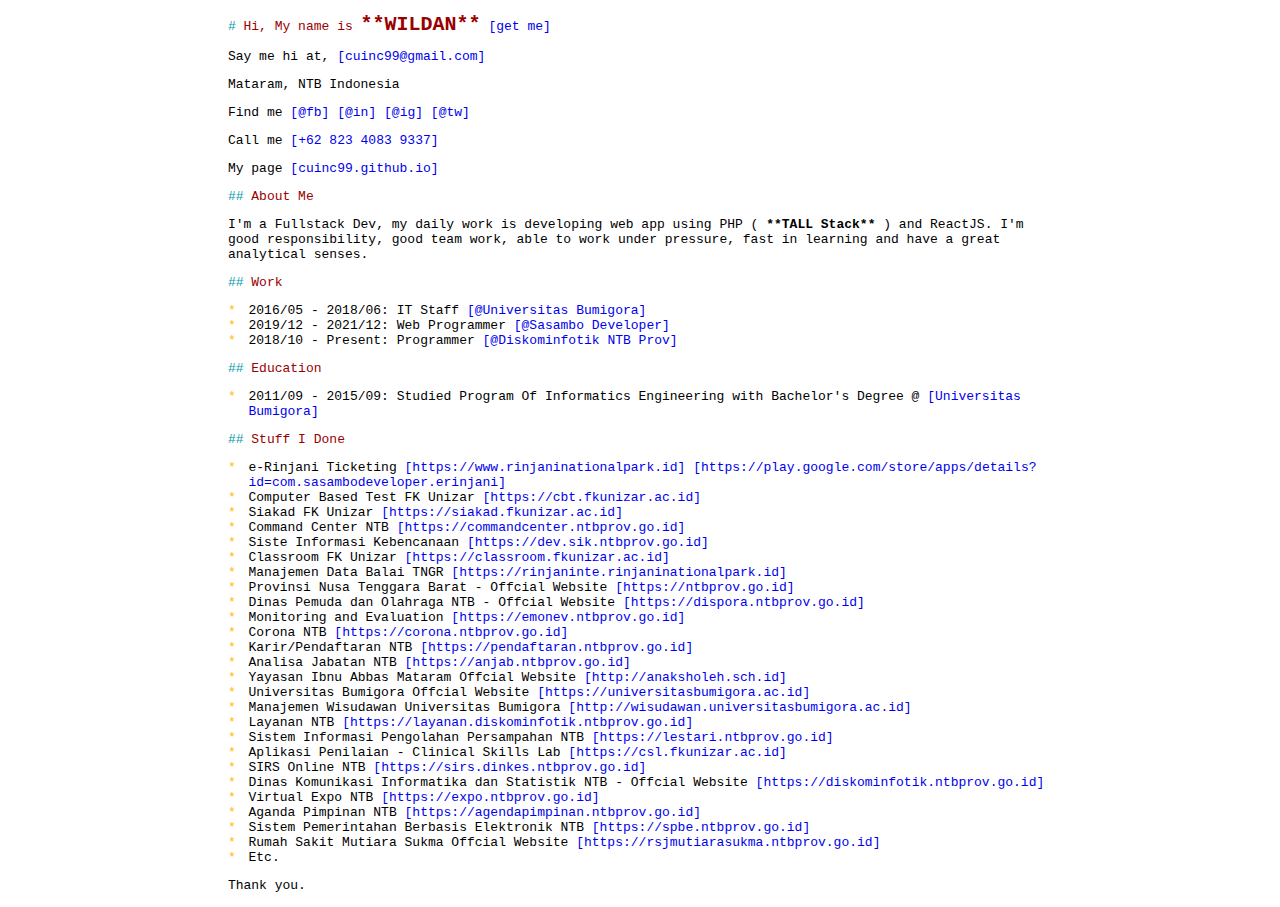
<file: index.html>
<!DOCTYPE html>
<html lang="en">
  <head>
    <meta charset="UTF-8" />
    <title>Wildan's CV</title>
    <link rel="stylesheet" href="mark-down.css" />
    <link rel="shortcut icon" href="favicon.png" type="image/x-icon" />
    <meta
      name="google-site-verification"
      content="EXFiungDSGTuvvayy9XNnRcFIfDuqzARv1olBBrOvdM"
    />
    <meta
      name="Description"
      content="Hey, Wildan here! I can say this is my Curriculum Vitae. Feel free to ping me to connect."
    />
    <meta name="Keywords" content="fullstack developer, laravel artisan" />
  </head>
  <body>
    <!-- <p style="font-size: 20pt">CURRICULUM <u>VITAE</u></p> -->
    <h1>
      Hi, My name is <strong style="font-size: 15pt">WILDAN</strong>
      <a href="Wildan's CV.pdf" target="_blank">get me</a>
    </h1>
    <p>
      Say me hi at, <a href="mailto:cuinc99@gmail.com">cuinc99@gmail.com</a>
    </p>
    <p>Mataram, NTB Indonesia</p>
    <p>
      <span>Find me</span>
      <a href="https://fb.me/cuinc99"><span>@fb</span></a>
      <a href="https://www.linkedin.com/in/cuinc99"><span>@in</span></a>
      <a href="https://www.instagram.com/cuinc99"><span>@ig</span></a>
      <a href="https://twitter.com/cuinc99"><span>@tw</span></a>
    </p>
    <p>Call me <a href="telp:+6282340839337">+62 823 4083 9337</a></p>
    <p>My page <a href="https://cuinc99.github.io">cuinc99.github.io</a></p>
    <h2 id="status">About Me</h2>
    <p>
      I'm a Fullstack Dev, my daily work is developing web app using PHP (
      <strong>TALL Stack</strong> ) and ReactJS. I'm good responsibility, good team work,
      able to work under pressure, fast in learning and have a great analytical
      senses.
    </p>
    <h2 id="work">Work</h2>
    <ul>
      <li>
        2016/05 - 2018/06: IT Staff
        <a href="https://universitasbumigora.ac.id">@Universitas Bumigora</a>
      </li>
      <li>
        2019/12 - 2021/12: Web Programmer
        <a href="https://www.sasambodeveloper.com/">@Sasambo Developer</a>
      </li>
      <li>
        2018/10 - Present: Programmer
        <a href="https://diskominfotik.ntbprov.go.id/"
          >@Diskominfotik NTB Prov</a
        >
      </li>
    </ul>
    <h2 id="school">Education</h2>
    <ul>
      <li>
        2011/09 - 2015/09: Studied Program Of Informatics Engineering with
        Bachelor's Degree @
        <a href="https://universitasbumigora.ac.id">Universitas Bumigora</a>
      </li>
    </ul>
    <h2 id="stuff_i_do">Stuff I Done</h2>
    <ul>
      <li>
        e-Rinjani Ticketing
        <a href="https://www.rinjaninationalpark.id"
          >https://www.rinjaninationalpark.id</a
        >
        <a href="https://play.google.com/store/apps/details?id=com.sasambodeveloper.erinjani"
          >https://play.google.com/store/apps/details?id=com.sasambodeveloper.erinjani</a
        >
      </li>
      <li>
        Computer Based Test FK Unizar
        <a href="https://cbt.fkunizar.ac.id">https://cbt.fkunizar.ac.id</a>
      </li>
      <li>
        Siakad FK Unizar
        <a href="https://siakad.fkunizar.ac.id"
          >https://siakad.fkunizar.ac.id</a
        >
      </li>
      <li>
        Command Center NTB
        <a href="https://commandcenter.ntbprov.go.id"
          >https://commandcenter.ntbprov.go.id</a
        >
      </li>
      <li>
        Siste Informasi Kebencanaan
        <a href="https://dev.sik.ntbprov.go.id"
          >https://dev.sik.ntbprov.go.id</a
        >
      </li>
      <li>
        Classroom FK Unizar
        <a href="https://classroom.fkunizar.ac.id"
          >https://classroom.fkunizar.ac.id</a
        >
      </li>
      <li>
        Manajemen Data Balai TNGR
        <a href="https://rinjaninte.rinjaninationalpark.id"
          >https://rinjaninte.rinjaninationalpark.id</a
        >
      </li>
      <li>
        Provinsi Nusa Tenggara Barat - Offcial Website
        <a href="https://ntbprov.go.id">https://ntbprov.go.id</a>
      </li>
      <li>
        Dinas Pemuda dan Olahraga NTB - Offcial Website
        <a href="https://dispora.ntbprov.go.id"
          >https://dispora.ntbprov.go.id</a
        >
      </li>
      <li>
        Monitoring and Evaluation
        <a href="https://emonev.ntbprov.go.id">https://emonev.ntbprov.go.id</a>
      </li>
      <li>
        Corona NTB
        <a href="https://corona.ntbprov.go.id">https://corona.ntbprov.go.id</a>
      </li>
      <li>
        Karir/Pendaftaran NTB
        <a href="https://pendaftaran.ntbprov.go.id"
          >https://pendaftaran.ntbprov.go.id</a
        >
      </li>
      <li>
        Analisa Jabatan NTB
        <a href="https://anjab.ntbprov.go.id">https://anjab.ntbprov.go.id</a>
      </li>
      <li>
        Yayasan Ibnu Abbas Mataram Offcial Website
        <a href="http://anaksholeh.sch.id">http://anaksholeh.sch.id</a>
      </li>
      <li>
        Universitas Bumigora Offcial Website
        <a href="https://universitasbumigora.ac.id"
          >https://universitasbumigora.ac.id</a
        >
      </li>
      <li>
        Manajemen Wisudawan Universitas Bumigora
        <a href="http://wisudawan.universitasbumigora.ac.id"
          >http://wisudawan.universitasbumigora.ac.id</a
        >
      </li>
      <li>
        Layanan NTB
        <a href="https://layanan.diskominfotik.ntbprov.go.id"
          >https://layanan.diskominfotik.ntbprov.go.id</a
        >
      </li>
      <li>
        Sistem Informasi Pengolahan Persampahan NTB
        <a href="https://lestari.ntbprov.go.id"
          >https://lestari.ntbprov.go.id</a
        >
      </li>
      <li>
        Aplikasi Penilaian - Clinical Skills Lab
        <a href="https://csl.fkunizar.ac.id">https://csl.fkunizar.ac.id</a>
      </li>
      <li>
        SIRS Online NTB
        <a href="https://sirs.dinkes.ntbprov.go.id"
          >https://sirs.dinkes.ntbprov.go.id</a
        >
      </li>
      <li>
        Dinas Komunikasi Informatika dan Statistik NTB - Offcial Website
        <a href="https://diskominfotik.ntbprov.go.id"
          >https://diskominfotik.ntbprov.go.id</a
        >
      </li>
      <li>
        Virtual Expo NTB
        <a href="https://expo.ntbprov.go.id">https://expo.ntbprov.go.id</a>
      </li>
      <li>
        Aganda Pimpinan NTB
        <a href="https://agendapimpinan.ntbprov.go.id"
          >https://agendapimpinan.ntbprov.go.id</a
        >
      </li>
      <li>
        Sistem Pemerintahan Berbasis Elektronik NTB
        <a href="https://spbe.ntbprov.go.id">https://spbe.ntbprov.go.id</a>
      </li>
      <li>
        Rumah Sakit Mutiara Sukma Offcial Website
        <a href="https://rsjmutiarasukma.ntbprov.go.id"
          >https://rsjmutiarasukma.ntbprov.go.id</a
        >
      </li>
      <li>Etc.</li>
    </ul>
    <p>Thank you.</p>
  </body>
</html>
</file>
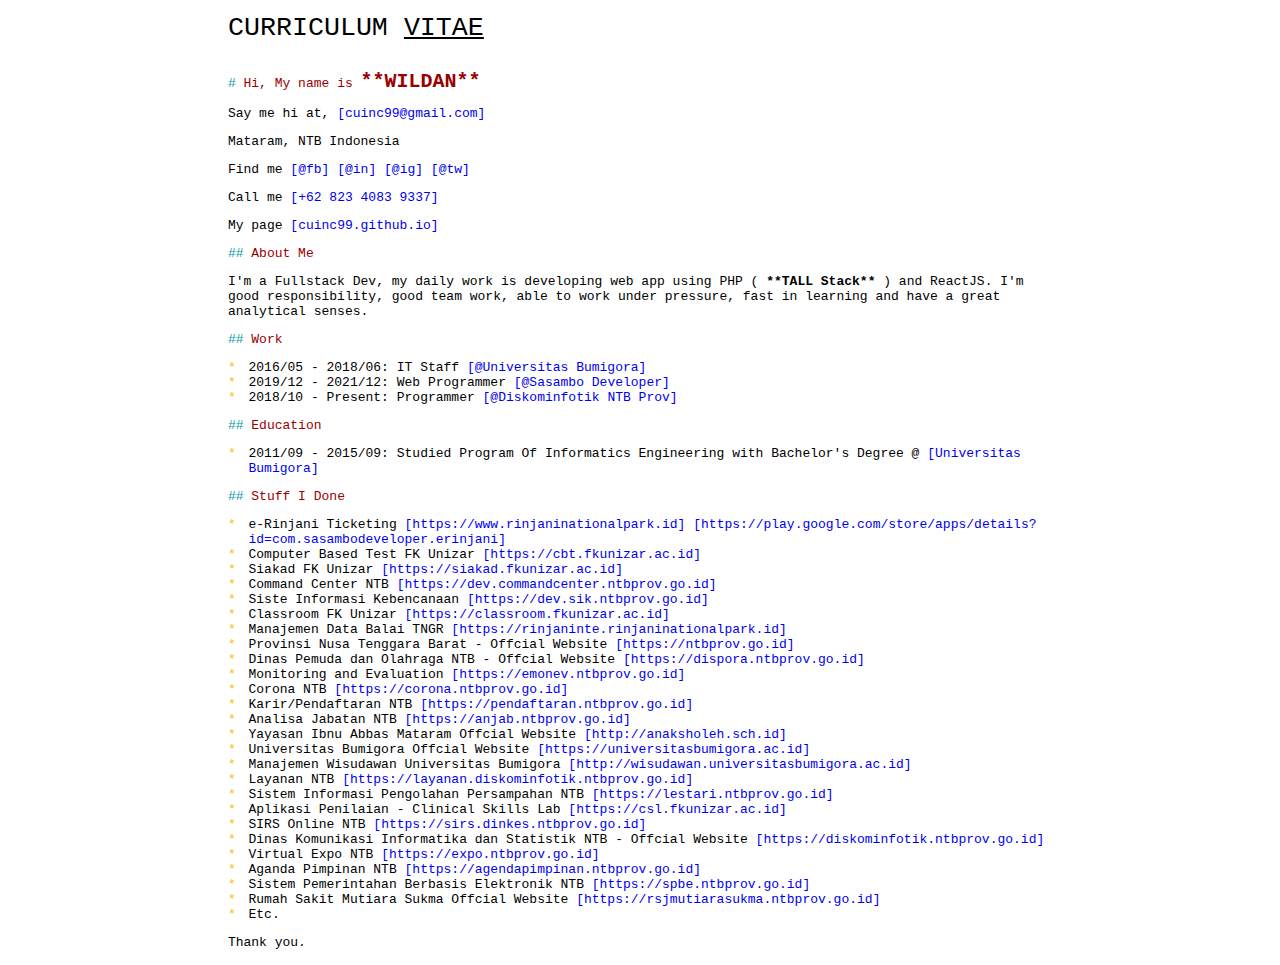
<file: backup/index.html>
<!DOCTYPE html>
<html lang="en">
  <head>
    <meta charset="UTF-8" />
    <title>Wildan's CV</title>
    <link rel="stylesheet" href="mark-down.css" />
    <link rel="shortcut icon" href="favicon.png" type="image/x-icon" />
    <meta
      name="google-site-verification"
      content="EXFiungDSGTuvvayy9XNnRcFIfDuqzARv1olBBrOvdM"
    />
    <meta
      name="Description"
      content="Hey, Wildan here! I can say this is my Curriculum Vitae. Feel free to ping me to connect."
    />
    <meta name="Keywords" content="fullstack developer, laravel artisan" />
  </head>
  <body>
    <p style="font-size: 20pt">CURRICULUM <u>VITAE</u></p>
    <h1>
      Hi, My name is <strong style="font-size: 15pt">WILDAN</strong>
      <!-- <a href="Wildan's CV.pdf" target="_blank">get me</a> -->
    </h1>
    <p>
      Say me hi at, <a href="mailto:cuinc99@gmail.com">cuinc99@gmail.com</a>
    </p>
    <p>Mataram, NTB Indonesia</p>
    <p>
      <span>Find me</span>
      <a href="https://fb.me/cuinc99"><span>@fb</span></a>
      <a href="https://www.linkedin.com/in/cuinc99"><span>@in</span></a>
      <a href="https://www.instagram.com/cuinc99"><span>@ig</span></a>
      <a href="https://twitter.com/cuinc99"><span>@tw</span></a>
    </p>
    <p>Call me <a href="telp:+6282340839337">+62 823 4083 9337</a></p>
    <p>My page <a href="https://cuinc99.github.io">cuinc99.github.io</a></p>
    <h2 id="status">About Me</h2>
    <p>
      I'm a Fullstack Dev, my daily work is developing web app using PHP (
      <strong>TALL Stack</strong> ) and ReactJS. I'm good responsibility, good team work,
      able to work under pressure, fast in learning and have a great analytical
      senses.
    </p>
    <h2 id="work">Work</h2>
    <ul>
      <li>
        2016/05 - 2018/06: IT Staff
        <a href="https://universitasbumigora.ac.id">@Universitas Bumigora</a>
      </li>
      <li>
        2019/12 - 2021/12: Web Programmer
        <a href="https://www.sasambodeveloper.com/">@Sasambo Developer</a>
      </li>
      <li>
        2018/10 - Present: Programmer
        <a href="https://diskominfotik.ntbprov.go.id/"
          >@Diskominfotik NTB Prov</a
        >
      </li>
    </ul>
    <h2 id="school">Education</h2>
    <ul>
      <li>
        2011/09 - 2015/09: Studied Program Of Informatics Engineering with
        Bachelor's Degree @
        <a href="https://universitasbumigora.ac.id">Universitas Bumigora</a>
      </li>
    </ul>
    <h2 id="stuff_i_do">Stuff I Done</h2>
    <ul>
      <li>
        e-Rinjani Ticketing
        <a href="https://www.rinjaninationalpark.id"
          >https://www.rinjaninationalpark.id</a
        >
        <a href="https://play.google.com/store/apps/details?id=com.sasambodeveloper.erinjani"
          >https://play.google.com/store/apps/details?id=com.sasambodeveloper.erinjani</a
        >
      </li>
      <li>
        Computer Based Test FK Unizar
        <a href="https://cbt.fkunizar.ac.id">https://cbt.fkunizar.ac.id</a>
      </li>
      <li>
        Siakad FK Unizar
        <a href="https://siakad.fkunizar.ac.id"
          >https://siakad.fkunizar.ac.id</a
        >
      </li>
      <li>
        Command Center NTB
        <a href="https://dev.commandcenter.ntbprov.go.id"
          >https://dev.commandcenter.ntbprov.go.id</a
        >
      </li>
      <li>
        Siste Informasi Kebencanaan
        <a href="https://dev.sik.ntbprov.go.id"
          >https://dev.sik.ntbprov.go.id</a
        >
      </li>
      <li>
        Classroom FK Unizar
        <a href="https://classroom.fkunizar.ac.id"
          >https://classroom.fkunizar.ac.id</a
        >
      </li>
      <li>
        Manajemen Data Balai TNGR
        <a href="https://rinjaninte.rinjaninationalpark.id"
          >https://rinjaninte.rinjaninationalpark.id</a
        >
      </li>
      <li>
        Provinsi Nusa Tenggara Barat - Offcial Website
        <a href="https://ntbprov.go.id">https://ntbprov.go.id</a>
      </li>
      <li>
        Dinas Pemuda dan Olahraga NTB - Offcial Website
        <a href="https://dispora.ntbprov.go.id"
          >https://dispora.ntbprov.go.id</a
        >
      </li>
      <li>
        Monitoring and Evaluation
        <a href="https://emonev.ntbprov.go.id">https://emonev.ntbprov.go.id</a>
      </li>
      <li>
        Corona NTB
        <a href="https://corona.ntbprov.go.id">https://corona.ntbprov.go.id</a>
      </li>
      <li>
        Karir/Pendaftaran NTB
        <a href="https://pendaftaran.ntbprov.go.id"
          >https://pendaftaran.ntbprov.go.id</a
        >
      </li>
      <li>
        Analisa Jabatan NTB
        <a href="https://anjab.ntbprov.go.id">https://anjab.ntbprov.go.id</a>
      </li>
      <li>
        Yayasan Ibnu Abbas Mataram Offcial Website
        <a href="http://anaksholeh.sch.id">http://anaksholeh.sch.id</a>
      </li>
      <li>
        Universitas Bumigora Offcial Website
        <a href="https://universitasbumigora.ac.id"
          >https://universitasbumigora.ac.id</a
        >
      </li>
      <li>
        Manajemen Wisudawan Universitas Bumigora
        <a href="http://wisudawan.universitasbumigora.ac.id"
          >http://wisudawan.universitasbumigora.ac.id</a
        >
      </li>
      <li>
        Layanan NTB
        <a href="https://layanan.diskominfotik.ntbprov.go.id"
          >https://layanan.diskominfotik.ntbprov.go.id</a
        >
      </li>
      <li>
        Sistem Informasi Pengolahan Persampahan NTB
        <a href="https://lestari.ntbprov.go.id"
          >https://lestari.ntbprov.go.id</a
        >
      </li>
      <li>
        Aplikasi Penilaian - Clinical Skills Lab
        <a href="https://csl.fkunizar.ac.id">https://csl.fkunizar.ac.id</a>
      </li>
      <li>
        SIRS Online NTB
        <a href="https://sirs.dinkes.ntbprov.go.id"
          >https://sirs.dinkes.ntbprov.go.id</a
        >
      </li>
      <li>
        Dinas Komunikasi Informatika dan Statistik NTB - Offcial Website
        <a href="https://diskominfotik.ntbprov.go.id"
          >https://diskominfotik.ntbprov.go.id</a
        >
      </li>
      <li>
        Virtual Expo NTB
        <a href="https://expo.ntbprov.go.id">https://expo.ntbprov.go.id</a>
      </li>
      <li>
        Aganda Pimpinan NTB
        <a href="https://agendapimpinan.ntbprov.go.id"
          >https://agendapimpinan.ntbprov.go.id</a
        >
      </li>
      <li>
        Sistem Pemerintahan Berbasis Elektronik NTB
        <a href="https://spbe.ntbprov.go.id">https://spbe.ntbprov.go.id</a>
      </li>
      <li>
        Rumah Sakit Mutiara Sukma Offcial Website
        <a href="https://rsjmutiarasukma.ntbprov.go.id"
          >https://rsjmutiarasukma.ntbprov.go.id</a
        >
      </li>
      <li>Etc.</li>
    </ul>
    <p>Thank you.</p>
  </body>
</html>
</file>
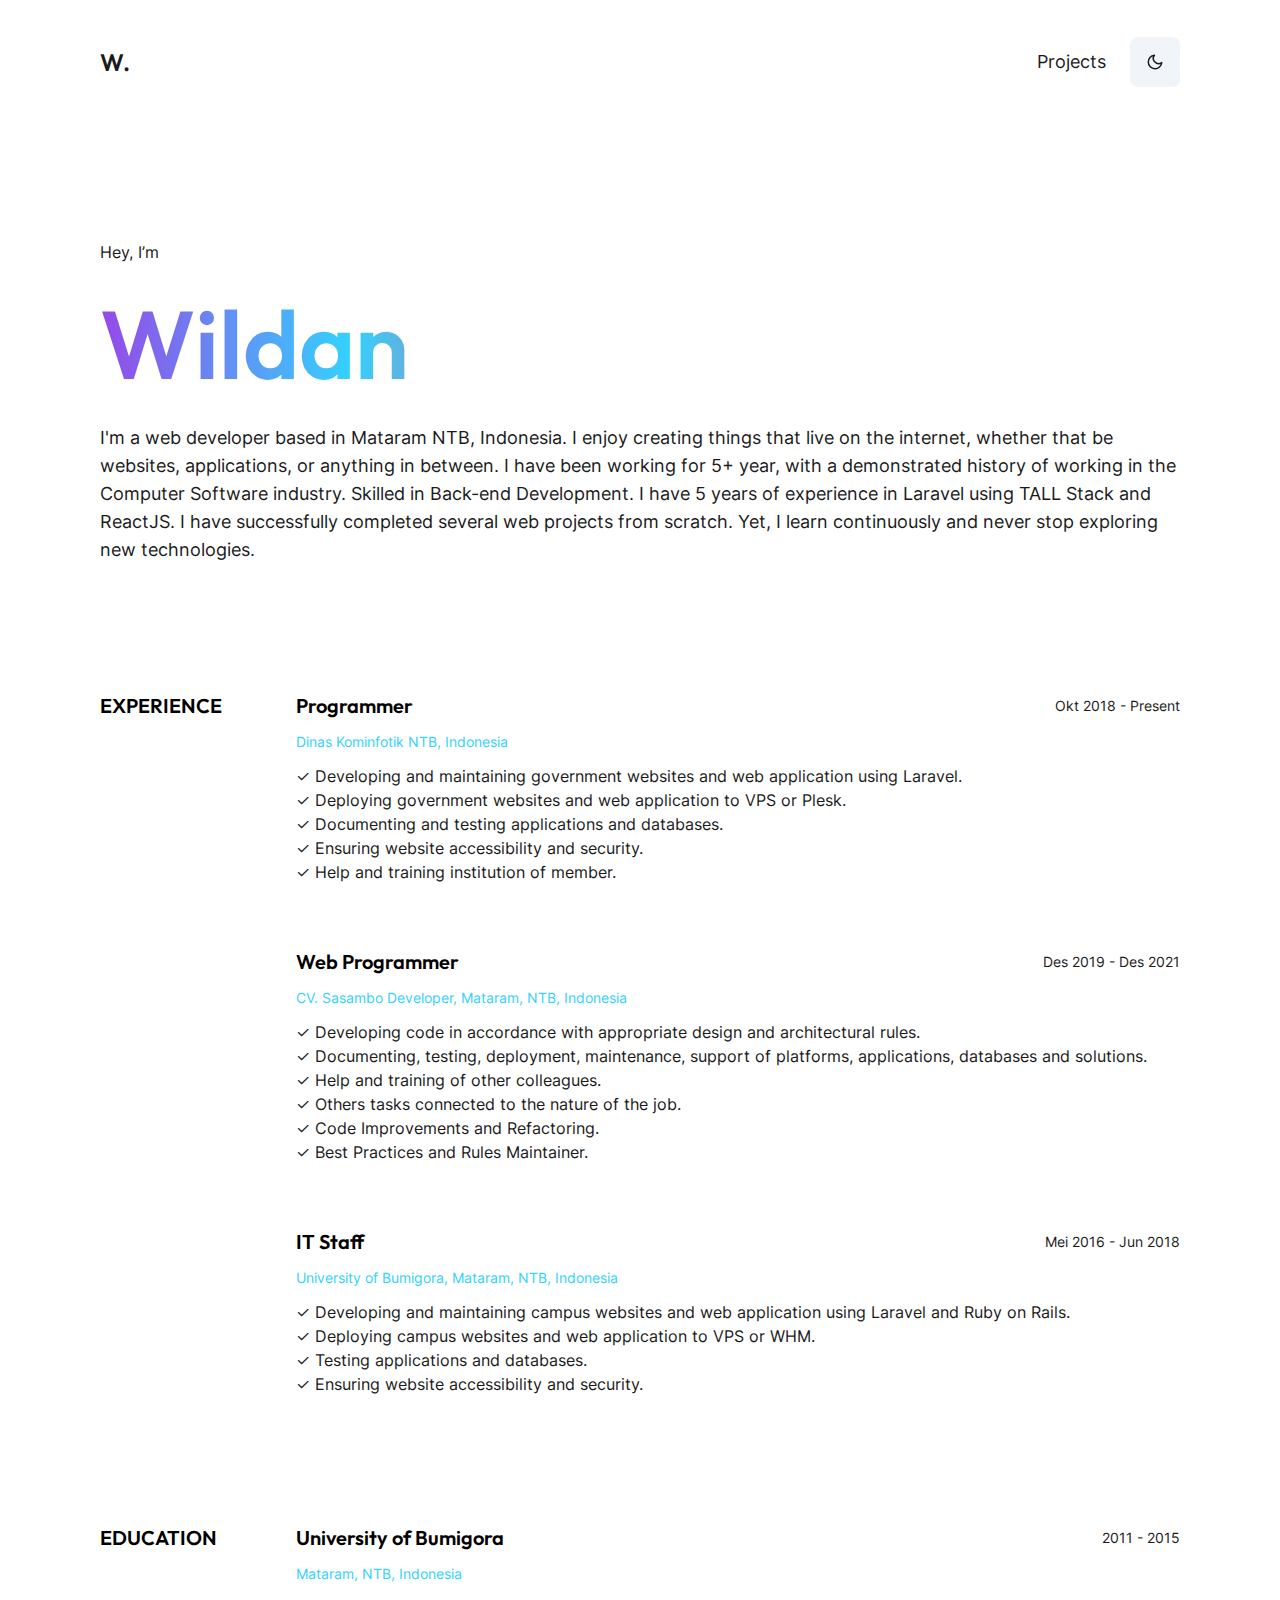
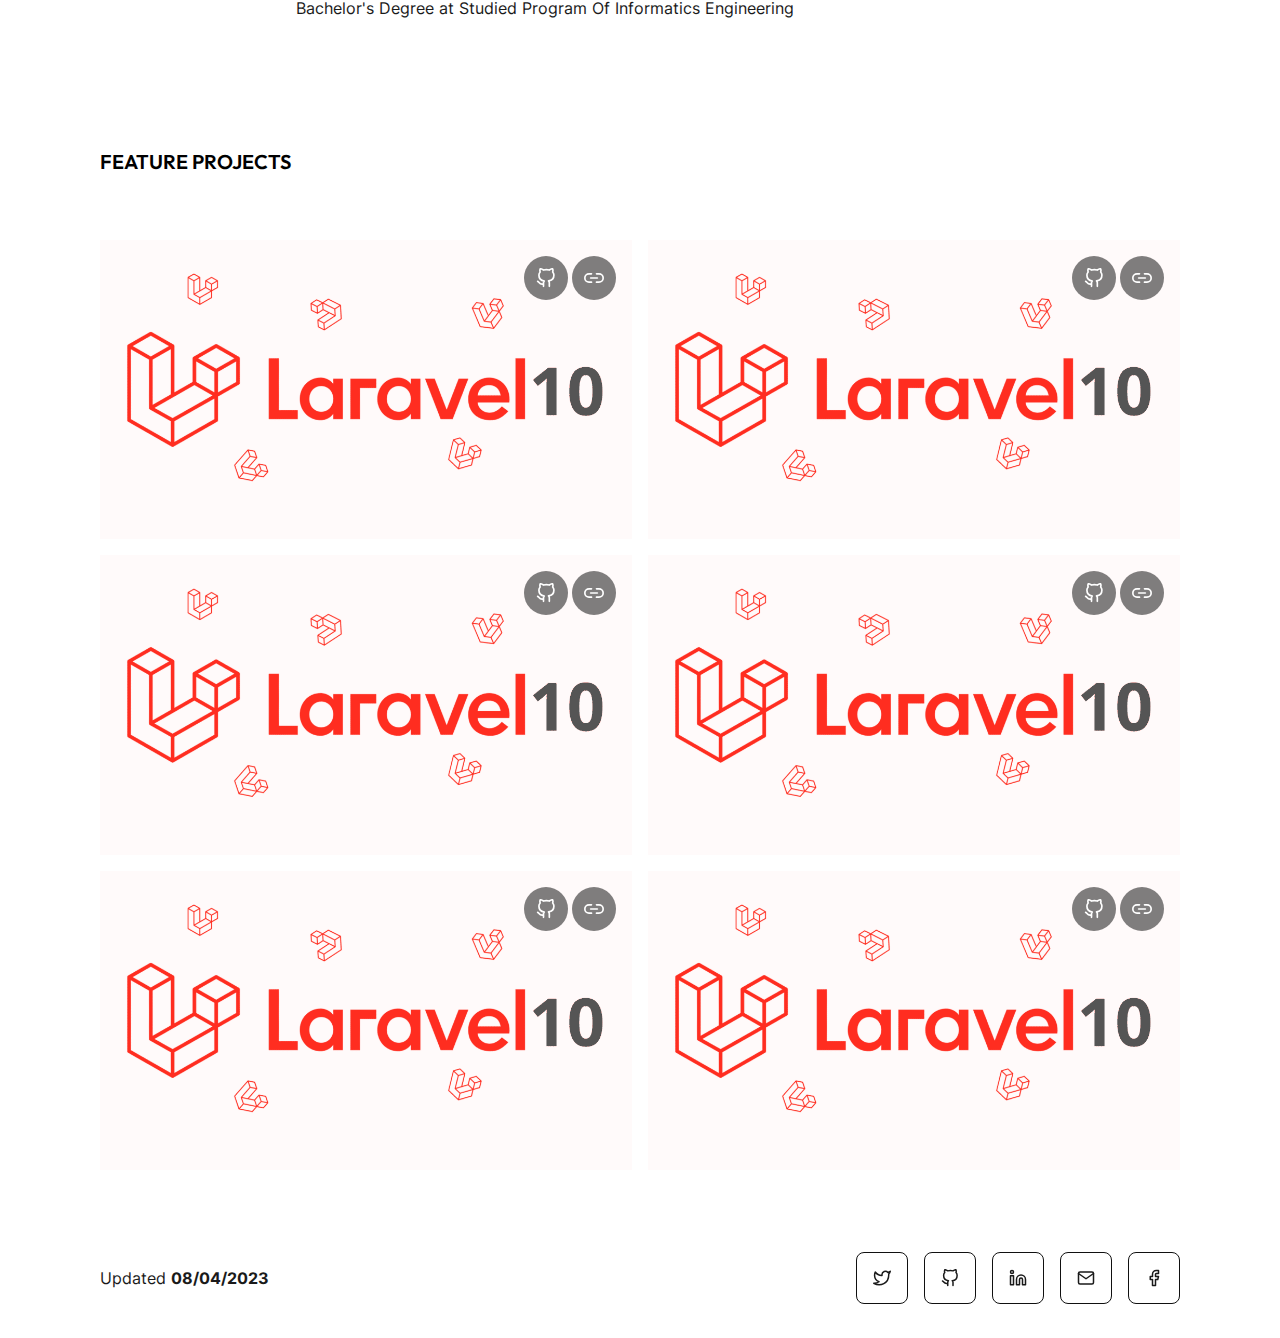
<file: backup2/index.html>
<!DOCTYPE html>
<html lang="en">
  <head>
    <meta charset="UTF-8">
<meta http-equiv="X-UA-Compatible" content="IE=edge">
<meta name="viewport" content="width=device-width, initial-scale=1.0">

<!-- Favicon -->
<link rel="icon" type="image/x-icon" href="/favicon.ico">
<link rel="apple-touch-icon" sizes="180x180" href="/apple-touch-icon.png">
<link rel="icon" type="image/png" sizes="32x32" href="/favicon-32x32.png">
<link rel="icon" type="image/png" sizes="16x16" href="/favicon-16x16.png">
<link rel="manifest" href="/site.webmanifest">
<link rel="mask-icon" href="/safari-pinned-tab.svg" color="#5bbad5">
<meta name="msapplication-TileColor" content="#da532c">
<meta name="theme-color" content="#ffffff">

<meta name="generator" content="Astro v1.9.2">

<!-- Primary Meta Tags -->
<link rel="canonical" href="https://astro-portfolio-uzair.vercel.app/">
<title>Portfolio - Wildan</title>
<meta name="title" content="Portfolio - Wildan">
<meta name="description" content="I'm a web developer based in Mataram NTB, Indonesia.
   I enjoy creating things that live on the internet, whether that be websites, applications, or anything in between.
   I have been working for 5+ year, with a demonstrated history of working in the Computer Software industry. Skilled in Back-end Development.
   I have 5 years of experience in Laravel using TALL Stack.
   I have successfully completed several web projects from scratch.
   Yet, I learn continuously and never stop exploring new technologies.
  ">

<!-- Open Graph / Facebook -->
<meta property="og:type" content="website">
<meta property="og:url" content="https://astro-portfolio-uzair.vercel.app/">
<meta property="og:title" content="Portfolio - Wildan">
<meta property="og:description" content="I'm a web developer based in Mataram NTB, Indonesia.
   I enjoy creating things that live on the internet, whether that be websites, applications, or anything in between.
   I have been working for 5+ year, with a demonstrated history of working in the Computer Software industry. Skilled in Back-end Development.
   I have 5 years of experience in Laravel using TALL Stack.
   I have successfully completed several web projects from scratch.
   Yet, I learn continuously and never stop exploring new technologies.
  ">
<meta property="og:image" content="https://astro-portfolio-uzair.vercel.app/assets/images/profile.png">

<!-- Twitter -->
<meta property="twitter:card" content="summary_large_image">
<meta property="twitter:url" content="https://astro-portfolio-uzair.vercel.app/">
<meta property="twitter:title" content="Portfolio - Wildan">
<meta property="twitter:description" content="I'm a web developer based in Mataram NTB, Indonesia.
   I enjoy creating things that live on the internet, whether that be websites, applications, or anything in between.
   I have been working for 5+ year, with a demonstrated history of working in the Computer Software industry. Skilled in Back-end Development.
   I have 5 years of experience in Laravel using TALL Stack.
   I have successfully completed several web projects from scratch.
   Yet, I learn continuously and never stop exploring new technologies.
  ">
<meta property="twitter:image" content="https://astro-portfolio-uzair.vercel.app/assets/images/profile.png">

<!-- preload assests -->
<link rel="preload" href="/assets/fonts/Inter/Inter-Light.ttf" as="font" crossorigin>
<link rel="preload" href="/assets/fonts/Outfit/Outfit-SemiBold.ttf" as="font" crossorigin>

  <link rel="stylesheet" href="/assets/index.935eedd2.css" /></head>

  <body>
    <header class="container flex items-center justify-between h-[80px] sm:h-[123px]">
  <a class="text-2xl dark:text-light font-semibold dark:font-semibold font-outfit" href="/">W.
  </a>
  <nav>
    <ul class="flex items-center">
      <li>
        <a class="p-4 dark:text-light block text-lg" href="/projects">Projects</a>
      </li>
      <!-- <li>
        <a class="p-4 dark:text-light block text-lg" href="/contact">Contact</a>
      </li> -->
      <li>
        <button aria-label="theme-button" id="theme-button" class="dark:text-light rounded-lg p-4 ml-2 bg-slate-100 dark:bg-[#202020]"></button>
      </li>
    </ul>
  </nav>
</header>

<script>
  const moon = `<svg xmlns="http://www.w3.org/2000/svg" width="18" height="18" viewBox="0 0 24 24" fill="none" stroke="currentColor" stroke-width="2" stroke-linecap="round" stroke-linejoin="round" class="feather feather-moon"><path d="M21 12.79A9 9 0 1 1 11.21 3 7 7 0 0 0 21 12.79z"></path></svg>`;
  const sun = `<svg xmlns="http://www.w3.org/2000/svg" width="18" height="18" viewBox="0 0 24 24" fill="none" stroke="currentColor" stroke-width="2" stroke-linecap="round" stroke-linejoin="round" class="feather feather-sun"><circle cx="12" cy="12" r="5"></circle><line x1="12" y1="1" x2="12" y2="3"></line><line x1="12" y1="21" x2="12" y2="23"></line><line x1="4.22" y1="4.22" x2="5.64" y2="5.64"></line><line x1="18.36" y1="18.36" x2="19.78" y2="19.78"></line><line x1="1" y1="12" x2="3" y2="12"></line><line x1="21" y1="12" x2="23" y2="12"></line><line x1="4.22" y1="19.78" x2="5.64" y2="18.36"></line><line x1="18.36" y1="5.64" x2="19.78" y2="4.22"></line></svg>`;
  const themeButton = document.getElementById("theme-button");
  const browserTheme = document.querySelector('[name="theme-color"]');
  let isDark;
  const theme = (() => {
    if (typeof localStorage !== "undefined" && localStorage.getItem("theme")) {
      return localStorage.getItem("theme");
    }
    if (window.matchMedia("(prefers-color-scheme: dark)").matches) {
      return "dark";
    }
    return "light";
  })();

  if (theme === "light") {
    document.documentElement.setAttribute("data-theme", "light");
    isDark = true;
    themeButton.innerHTML = moon;
    browserTheme.content = "#FFFFFF";
  } else {
    document.documentElement.setAttribute("data-theme", "dark");
    isDark = false;
    themeButton.innerHTML = sun;
    browserTheme.content = "#111111";
  }
  window.localStorage.setItem("theme", theme);

  const darkModeHandler = () => {
    if (isDark) {
      document.documentElement.setAttribute("data-theme", "dark");
      localStorage.theme = "dark";
      isDark = false;
      themeButton.innerHTML = sun;
      browserTheme.content = "#111111";
    } else {
      document.documentElement.setAttribute("data-theme", "light");
      localStorage.theme = "light";
      isDark = true;
      themeButton.innerHTML = moon;
      browserTheme.content = "#FFFFFF";
    }
  };

  themeButton.addEventListener("click", darkModeHandler);
</script>
<main class="container">
  <section>
  <p class="dark:text-light mt-[117px]">Hey, I’m</p>
  <h1>Wildan</h1>
  <p class="dark:text-light text-lg mb-16">
    I&#39;m a web developer based in Mataram NTB, Indonesia.
   I enjoy creating things that live on the internet, whether that be websites, applications, or anything in between.
   I have been working for 5+ year, with a demonstrated history of working in the Computer Software industry. Skilled in Back-end Development.
   I have 5 years of experience in Laravel using TALL Stack and ReactJS.
   I have successfully completed several web projects from scratch.
   Yet, I learn continuously and never stop exploring new technologies.

  </p>
</section><section class="flex items-start justify-between flex-col sm:flex-row dark:text-light">
  <h2 class="w-[15rem] mt-16">EXPERIENCE</h2>
  <div class="w-full">
    <div class="my-16">
          <div class="flex justify-between items-center flex-wrap">
            <h3 class="text-xl font-semibold">Programmer</h3>
            <p class="text-sm dark:text-gray">
              Okt 2018 - Present
            </p>
          </div>
          <p class="text-sm mt-3 text-blue">Dinas Kominfotik NTB, Indonesia</p>
          <ul class="mt-3">
            <li class="dark:text-gray">✓ Developing and maintaining government websites and web application using Laravel.</li><li class="dark:text-gray">✓ Deploying government websites and web application to VPS or Plesk.</li><li class="dark:text-gray">✓ Documenting and testing applications and databases.</li><li class="dark:text-gray">✓ Ensuring website accessibility and security.</li><li class="dark:text-gray">✓ Help and training institution of member.</li>
          </ul>
        </div><div class="my-16">
          <div class="flex justify-between items-center flex-wrap">
            <h3 class="text-xl font-semibold">Web Programmer</h3>
            <p class="text-sm dark:text-gray">
              Des 2019 - Des 2021
            </p>
          </div>
          <p class="text-sm mt-3 text-blue">CV. Sasambo Developer, Mataram, NTB, Indonesia</p>
          <ul class="mt-3">
            <li class="dark:text-gray">✓ Developing code in accordance with appropriate design and architectural rules.</li><li class="dark:text-gray">✓ Documenting, testing, deployment, maintenance, support of platforms, applications, databases and solutions.</li><li class="dark:text-gray">✓ Help and training of other colleagues.</li><li class="dark:text-gray">✓ Others tasks connected to the nature of the job.</li><li class="dark:text-gray">✓ Code Improvements and Refactoring.</li><li class="dark:text-gray">✓ Best Practices and Rules Maintainer.</li>
          </ul>
        </div><div class="my-16">
          <div class="flex justify-between items-center flex-wrap">
            <h3 class="text-xl font-semibold">IT Staff</h3>
            <p class="text-sm dark:text-gray">
              Mei 2016 - Jun 2018
            </p>
          </div>
          <p class="text-sm mt-3 text-blue">University of Bumigora, Mataram, NTB, Indonesia</p>
          <ul class="mt-3">
            <li class="dark:text-gray">✓ Developing and maintaining campus websites and web application using Laravel and Ruby on Rails.</li><li class="dark:text-gray">✓ Deploying campus websites and web application to VPS or WHM.</li><li class="dark:text-gray">✓ Testing applications and databases.</li><li class="dark:text-gray">✓ Ensuring website accessibility and security.</li>
          </ul>
        </div>
  </div>
</section><section class="flex items-start justify-between flex-col sm:flex-row dark:text-light">
  <h2 class="w-[15rem] mt-16">EDUCATION</h2>
  <div class="w-full">
    <div class="my-16">
          <div class="flex justify-between items-center flex-wrap">
            <h3 class="text-xl font-semibold">University of Bumigora</h3>
            <p class="text-sm dark:text-gray">
              2011 - 2015
            </p>
          </div>
          <p class="text-sm mt-3 text-blue">Mataram, NTB, Indonesia</p>
          <ul class="mt-3">
            <li class="dark:text-gray">Bachelor&#39;s Degree at Studied Program Of Informatics Engineering</li>
          </ul>
        </div>
  </div>
</section><section>
        <h2 class="w-[15rem] dark:text-light mt-16">FEATURE PROJECTS</h2>
        <div class="grid md:grid-cols-2 grid-cols-1 gap-4 my-16">
  <article class="w-full max-h-[25rem] overflow-hidden relative group">
  <div class="flex items-center absolute right-4 top-4 z-10">
    <a href="#" class="text-white p-3 bg-black/50 rounded-full backdrop-blur-md" aria-label="Social Media" target="_blank">
          <svg xmlns="http://www.w3.org/2000/svg" width="20" height="20" viewBox="0 0 24 24" fill="none" stroke="currentColor" stroke-width="2" stroke-linecap="round" stroke-linejoin="round" class="feather feather-github">
            <path d="M9 19c-5 1.5-5-2.5-7-3m14 6v-3.87a3.37 3.37 0 0 0-.94-2.61c3.14-.35 6.44-1.54 6.44-7A5.44 5.44 0 0 0 20 4.77 5.07 5.07 0 0 0 19.91 1S18.73.65 16 2.48a13.38 13.38 0 0 0-7 0C6.27.65 5.09 1 5.09 1A5.07 5.07 0 0 0 5 4.77a5.44 5.44 0 0 0-1.5 3.78c0 5.42 3.3 6.61 6.44 7A3.37 3.37 0 0 0 9 18.13V22"></path>
          </svg>
        </a>

    <a href="https://www.rinjaninationalpark.id/" class="text-white p-3 bg-black/50 rounded-full backdrop-blur-md ml-1" aria-label="Social Media" target="_blank">
          <svg xmlns="http://www.w3.org/2000/svg" width="20" height="20" viewBox="0 0 24 24" fill="none" stroke="currentColor" stroke-width="2" stroke-linecap="round" stroke-linejoin="round" class="feather feather-link-2">
            <path d="M15 7h3a5 5 0 0 1 5 5 5 5 0 0 1-5 5h-3m-6 0H6a5 5 0 0 1-5-5 5 5 0 0 1 5-5h3"></path>
            <line x1="8" y1="12" x2="16" y2="12"></line>
          </svg>
        </a>
  </div>
  <a href="https://www.rinjaninationalpark.id/" target="_blank">
    <img src="/assets/images/laravel10.png" class="w-full h-auto scale-100 hover:scale-110 transition duration-[1.5s]" loading="lazy" width="100%" height="100%" alt="featureImage">
  </a>
  <div class="absolute w-full bottom-0 left-0 backdrop-blur-md dark:text-white text-white bg-black/50 p-4 translate-y-[100%] group-hover:translate-y-0 transition duration-700">
    <h3 class="mr-2 text-xl">e-Rinjani Ticketing</h3>
  </div>
</article><article class="w-full max-h-[25rem] overflow-hidden relative group">
  <div class="flex items-center absolute right-4 top-4 z-10">
    <a href="#" class="text-white p-3 bg-black/50 rounded-full backdrop-blur-md" aria-label="Social Media" target="_blank">
          <svg xmlns="http://www.w3.org/2000/svg" width="20" height="20" viewBox="0 0 24 24" fill="none" stroke="currentColor" stroke-width="2" stroke-linecap="round" stroke-linejoin="round" class="feather feather-github">
            <path d="M9 19c-5 1.5-5-2.5-7-3m14 6v-3.87a3.37 3.37 0 0 0-.94-2.61c3.14-.35 6.44-1.54 6.44-7A5.44 5.44 0 0 0 20 4.77 5.07 5.07 0 0 0 19.91 1S18.73.65 16 2.48a13.38 13.38 0 0 0-7 0C6.27.65 5.09 1 5.09 1A5.07 5.07 0 0 0 5 4.77a5.44 5.44 0 0 0-1.5 3.78c0 5.42 3.3 6.61 6.44 7A3.37 3.37 0 0 0 9 18.13V22"></path>
          </svg>
        </a>

    <a href="https://cbt.fkunizar.ac.id/" class="text-white p-3 bg-black/50 rounded-full backdrop-blur-md ml-1" aria-label="Social Media" target="_blank">
          <svg xmlns="http://www.w3.org/2000/svg" width="20" height="20" viewBox="0 0 24 24" fill="none" stroke="currentColor" stroke-width="2" stroke-linecap="round" stroke-linejoin="round" class="feather feather-link-2">
            <path d="M15 7h3a5 5 0 0 1 5 5 5 5 0 0 1-5 5h-3m-6 0H6a5 5 0 0 1-5-5 5 5 0 0 1 5-5h3"></path>
            <line x1="8" y1="12" x2="16" y2="12"></line>
          </svg>
        </a>
  </div>
  <a href="https://cbt.fkunizar.ac.id/" target="_blank">
    <img src="/assets/images/laravel10.png" class="w-full h-auto scale-100 hover:scale-110 transition duration-[1.5s]" loading="lazy" width="100%" height="100%" alt="featureImage">
  </a>
  <div class="absolute w-full bottom-0 left-0 backdrop-blur-md dark:text-white text-white bg-black/50 p-4 translate-y-[100%] group-hover:translate-y-0 transition duration-700">
    <h3 class="mr-2 text-xl">Computer Based Test</h3>
  </div>
</article><article class="w-full max-h-[25rem] overflow-hidden relative group">
  <div class="flex items-center absolute right-4 top-4 z-10">
    <a href="#" class="text-white p-3 bg-black/50 rounded-full backdrop-blur-md" aria-label="Social Media" target="_blank">
          <svg xmlns="http://www.w3.org/2000/svg" width="20" height="20" viewBox="0 0 24 24" fill="none" stroke="currentColor" stroke-width="2" stroke-linecap="round" stroke-linejoin="round" class="feather feather-github">
            <path d="M9 19c-5 1.5-5-2.5-7-3m14 6v-3.87a3.37 3.37 0 0 0-.94-2.61c3.14-.35 6.44-1.54 6.44-7A5.44 5.44 0 0 0 20 4.77 5.07 5.07 0 0 0 19.91 1S18.73.65 16 2.48a13.38 13.38 0 0 0-7 0C6.27.65 5.09 1 5.09 1A5.07 5.07 0 0 0 5 4.77a5.44 5.44 0 0 0-1.5 3.78c0 5.42 3.3 6.61 6.44 7A3.37 3.37 0 0 0 9 18.13V22"></path>
          </svg>
        </a>

    <a href="https://siakad.fkunizar.ac.id/" class="text-white p-3 bg-black/50 rounded-full backdrop-blur-md ml-1" aria-label="Social Media" target="_blank">
          <svg xmlns="http://www.w3.org/2000/svg" width="20" height="20" viewBox="0 0 24 24" fill="none" stroke="currentColor" stroke-width="2" stroke-linecap="round" stroke-linejoin="round" class="feather feather-link-2">
            <path d="M15 7h3a5 5 0 0 1 5 5 5 5 0 0 1-5 5h-3m-6 0H6a5 5 0 0 1-5-5 5 5 0 0 1 5-5h3"></path>
            <line x1="8" y1="12" x2="16" y2="12"></line>
          </svg>
        </a>
  </div>
  <a href="https://siakad.fkunizar.ac.id/" target="_blank">
    <img src="/assets/images/laravel10.png" class="w-full h-auto scale-100 hover:scale-110 transition duration-[1.5s]" loading="lazy" width="100%" height="100%" alt="featureImage">
  </a>
  <div class="absolute w-full bottom-0 left-0 backdrop-blur-md dark:text-white text-white bg-black/50 p-4 translate-y-[100%] group-hover:translate-y-0 transition duration-700">
    <h3 class="mr-2 text-xl">Sistem Informasi Akademik</h3>
  </div>
</article><article class="w-full max-h-[25rem] overflow-hidden relative group">
  <div class="flex items-center absolute right-4 top-4 z-10">
    <a href="#" class="text-white p-3 bg-black/50 rounded-full backdrop-blur-md" aria-label="Social Media" target="_blank">
          <svg xmlns="http://www.w3.org/2000/svg" width="20" height="20" viewBox="0 0 24 24" fill="none" stroke="currentColor" stroke-width="2" stroke-linecap="round" stroke-linejoin="round" class="feather feather-github">
            <path d="M9 19c-5 1.5-5-2.5-7-3m14 6v-3.87a3.37 3.37 0 0 0-.94-2.61c3.14-.35 6.44-1.54 6.44-7A5.44 5.44 0 0 0 20 4.77 5.07 5.07 0 0 0 19.91 1S18.73.65 16 2.48a13.38 13.38 0 0 0-7 0C6.27.65 5.09 1 5.09 1A5.07 5.07 0 0 0 5 4.77a5.44 5.44 0 0 0-1.5 3.78c0 5.42 3.3 6.61 6.44 7A3.37 3.37 0 0 0 9 18.13V22"></path>
          </svg>
        </a>

    <a href="https://classroom.fkunizar.ac.id/" class="text-white p-3 bg-black/50 rounded-full backdrop-blur-md ml-1" aria-label="Social Media" target="_blank">
          <svg xmlns="http://www.w3.org/2000/svg" width="20" height="20" viewBox="0 0 24 24" fill="none" stroke="currentColor" stroke-width="2" stroke-linecap="round" stroke-linejoin="round" class="feather feather-link-2">
            <path d="M15 7h3a5 5 0 0 1 5 5 5 5 0 0 1-5 5h-3m-6 0H6a5 5 0 0 1-5-5 5 5 0 0 1 5-5h3"></path>
            <line x1="8" y1="12" x2="16" y2="12"></line>
          </svg>
        </a>
  </div>
  <a href="https://classroom.fkunizar.ac.id/" target="_blank">
    <img src="/assets/images/laravel10.png" class="w-full h-auto scale-100 hover:scale-110 transition duration-[1.5s]" loading="lazy" width="100%" height="100%" alt="featureImage">
  </a>
  <div class="absolute w-full bottom-0 left-0 backdrop-blur-md dark:text-white text-white bg-black/50 p-4 translate-y-[100%] group-hover:translate-y-0 transition duration-700">
    <h3 class="mr-2 text-xl">Classroom (Like Google Classroom)</h3>
  </div>
</article><article class="w-full max-h-[25rem] overflow-hidden relative group">
  <div class="flex items-center absolute right-4 top-4 z-10">
    <a href="#" class="text-white p-3 bg-black/50 rounded-full backdrop-blur-md" aria-label="Social Media" target="_blank">
          <svg xmlns="http://www.w3.org/2000/svg" width="20" height="20" viewBox="0 0 24 24" fill="none" stroke="currentColor" stroke-width="2" stroke-linecap="round" stroke-linejoin="round" class="feather feather-github">
            <path d="M9 19c-5 1.5-5-2.5-7-3m14 6v-3.87a3.37 3.37 0 0 0-.94-2.61c3.14-.35 6.44-1.54 6.44-7A5.44 5.44 0 0 0 20 4.77 5.07 5.07 0 0 0 19.91 1S18.73.65 16 2.48a13.38 13.38 0 0 0-7 0C6.27.65 5.09 1 5.09 1A5.07 5.07 0 0 0 5 4.77a5.44 5.44 0 0 0-1.5 3.78c0 5.42 3.3 6.61 6.44 7A3.37 3.37 0 0 0 9 18.13V22"></path>
          </svg>
        </a>

    <a href="https://dev.sik.ntbprov.go.id/" class="text-white p-3 bg-black/50 rounded-full backdrop-blur-md ml-1" aria-label="Social Media" target="_blank">
          <svg xmlns="http://www.w3.org/2000/svg" width="20" height="20" viewBox="0 0 24 24" fill="none" stroke="currentColor" stroke-width="2" stroke-linecap="round" stroke-linejoin="round" class="feather feather-link-2">
            <path d="M15 7h3a5 5 0 0 1 5 5 5 5 0 0 1-5 5h-3m-6 0H6a5 5 0 0 1-5-5 5 5 0 0 1 5-5h3"></path>
            <line x1="8" y1="12" x2="16" y2="12"></line>
          </svg>
        </a>
  </div>
  <a href="https://dev.sik.ntbprov.go.id/" target="_blank">
    <img src="/assets/images/laravel10.png" class="w-full h-auto scale-100 hover:scale-110 transition duration-[1.5s]" loading="lazy" width="100%" height="100%" alt="featureImage">
  </a>
  <div class="absolute w-full bottom-0 left-0 backdrop-blur-md dark:text-white text-white bg-black/50 p-4 translate-y-[100%] group-hover:translate-y-0 transition duration-700">
    <h3 class="mr-2 text-xl">Sistem Informasi Kebencanaan (Dev)</h3>
  </div>
</article><article class="w-full max-h-[25rem] overflow-hidden relative group">
  <div class="flex items-center absolute right-4 top-4 z-10">
    <a href="#" class="text-white p-3 bg-black/50 rounded-full backdrop-blur-md" aria-label="Social Media" target="_blank">
          <svg xmlns="http://www.w3.org/2000/svg" width="20" height="20" viewBox="0 0 24 24" fill="none" stroke="currentColor" stroke-width="2" stroke-linecap="round" stroke-linejoin="round" class="feather feather-github">
            <path d="M9 19c-5 1.5-5-2.5-7-3m14 6v-3.87a3.37 3.37 0 0 0-.94-2.61c3.14-.35 6.44-1.54 6.44-7A5.44 5.44 0 0 0 20 4.77 5.07 5.07 0 0 0 19.91 1S18.73.65 16 2.48a13.38 13.38 0 0 0-7 0C6.27.65 5.09 1 5.09 1A5.07 5.07 0 0 0 5 4.77a5.44 5.44 0 0 0-1.5 3.78c0 5.42 3.3 6.61 6.44 7A3.37 3.37 0 0 0 9 18.13V22"></path>
          </svg>
        </a>

    <a href="https://lestari.ntbprov.go.id/" class="text-white p-3 bg-black/50 rounded-full backdrop-blur-md ml-1" aria-label="Social Media" target="_blank">
          <svg xmlns="http://www.w3.org/2000/svg" width="20" height="20" viewBox="0 0 24 24" fill="none" stroke="currentColor" stroke-width="2" stroke-linecap="round" stroke-linejoin="round" class="feather feather-link-2">
            <path d="M15 7h3a5 5 0 0 1 5 5 5 5 0 0 1-5 5h-3m-6 0H6a5 5 0 0 1-5-5 5 5 0 0 1 5-5h3"></path>
            <line x1="8" y1="12" x2="16" y2="12"></line>
          </svg>
        </a>
  </div>
  <a href="https://lestari.ntbprov.go.id/" target="_blank">
    <img src="/assets/images/laravel10.png" class="w-full h-auto scale-100 hover:scale-110 transition duration-[1.5s]" loading="lazy" width="100%" height="100%" alt="featureImage">
  </a>
  <div class="absolute w-full bottom-0 left-0 backdrop-blur-md dark:text-white text-white bg-black/50 p-4 translate-y-[100%] group-hover:translate-y-0 transition duration-700">
    <h3 class="mr-2 text-xl">Sistem Pengolahan Sampah</h3>
  </div>
</article>
</div>
      </section>
</main>
<footer class="container flex sm:flex-row flex-col justify-between items-center mb-8 sm:mb-4">
  <p class="dark:text-light text-right my-8">
    Updated <strong>08/04/2023</strong>
  </p>
  <div class="grid grid-cols-5 gap-4">
    <a aria-label="Social Media" href="https://twitter.com/cuinc99" target="_blank" class="footer-icons">
      <svg xmlns="http://www.w3.org/2000/svg" width="18" height="18" viewBox="0 0 24 24" fill="none" stroke="currentColor" stroke-width="2" stroke-linecap="round" stroke-linejoin="round" class="feather feather-twitter"><path d="M23 3a10.9 10.9 0 0 1-3.14 1.53 4.48 4.48 0 0 0-7.86 3v1A10.66 10.66 0 0 1 3 4s-4 9 5 13a11.64 11.64 0 0 1-7 2c9 5 20 0 20-11.5a4.5 4.5 0 0 0-.08-.83A7.72 7.72 0 0 0 23 3z"></path>
      </svg>
    </a>
    <a aria-label="Social Media" href="https://github.com/cunc99" target="_blank" class="footer-icons">
      <svg xmlns="http://www.w3.org/2000/svg" width="18" height="18" viewBox="0 0 24 24" fill="none" stroke="currentColor" stroke-width="2" stroke-linecap="round" stroke-linejoin="round" class="feather feather-github"><path d="M9 19c-5 1.5-5-2.5-7-3m14 6v-3.87a3.37 3.37 0 0 0-.94-2.61c3.14-.35 6.44-1.54 6.44-7A5.44 5.44 0 0 0 20 4.77 5.07 5.07 0 0 0 19.91 1S18.73.65 16 2.48a13.38 13.38 0 0 0-7 0C6.27.65 5.09 1 5.09 1A5.07 5.07 0 0 0 5 4.77a5.44 5.44 0 0 0-1.5 3.78c0 5.42 3.3 6.61 6.44 7A3.37 3.37 0 0 0 9 18.13V22"></path>
      </svg>
    </a>
    <a aria-label="Social Media" href="https://www.linkedin.com/in/cuinc99/" target="_blank" class="footer-icons">
      <svg xmlns="http://www.w3.org/2000/svg" width="18" height="18" viewBox="0 0 24 24" fill="none" stroke="currentColor" stroke-width="2" stroke-linecap="round" stroke-linejoin="round" class="feather feather-linkedin"><path d="M16 8a6 6 0 0 1 6 6v7h-4v-7a2 2 0 0 0-2-2 2 2 0 0 0-2 2v7h-4v-7a6 6 0 0 1 6-6z"></path><rect x="2" y="9" width="4" height="12"></rect><circle cx="4" cy="4" r="2"></circle>
      </svg>
    </a>
    <a aria-label="Social Media" href="cuinc99@gmail.com" target="_blank" class="footer-icons">
      <svg xmlns="http://www.w3.org/2000/svg" width="18" height="18" viewBox="0 0 24 24" fill="none" stroke="currentColor" stroke-width="2" stroke-linecap="round" stroke-linejoin="round" class="feather feather-mail"><path d="M4 4h16c1.1 0 2 .9 2 2v12c0 1.1-.9 2-2 2H4c-1.1 0-2-.9-2-2V6c0-1.1.9-2 2-2z"></path><polyline points="22,6 12,13 2,6"></polyline>
      </svg>
    </a>
    <a aria-label="Social Media" href="https://www.facebook.com/cuinc99" target="_blank" class="footer-icons">
      <svg xmlns="http://www.w3.org/2000/svg" width="18" height="18" viewBox="0 0 24 24" fill="none" stroke="currentColor" stroke-width="2" stroke-linecap="round" stroke-linejoin="round" class="feather feather-facebook"><path d="M18 2h-3a5 5 0 0 0-5 5v3H7v4h3v8h4v-8h3l1-4h-4V7a1 1 0 0 1 1-1h3z"></path>
      </svg>
    </a>
  </div>
</footer>
  </body></html>
</file>
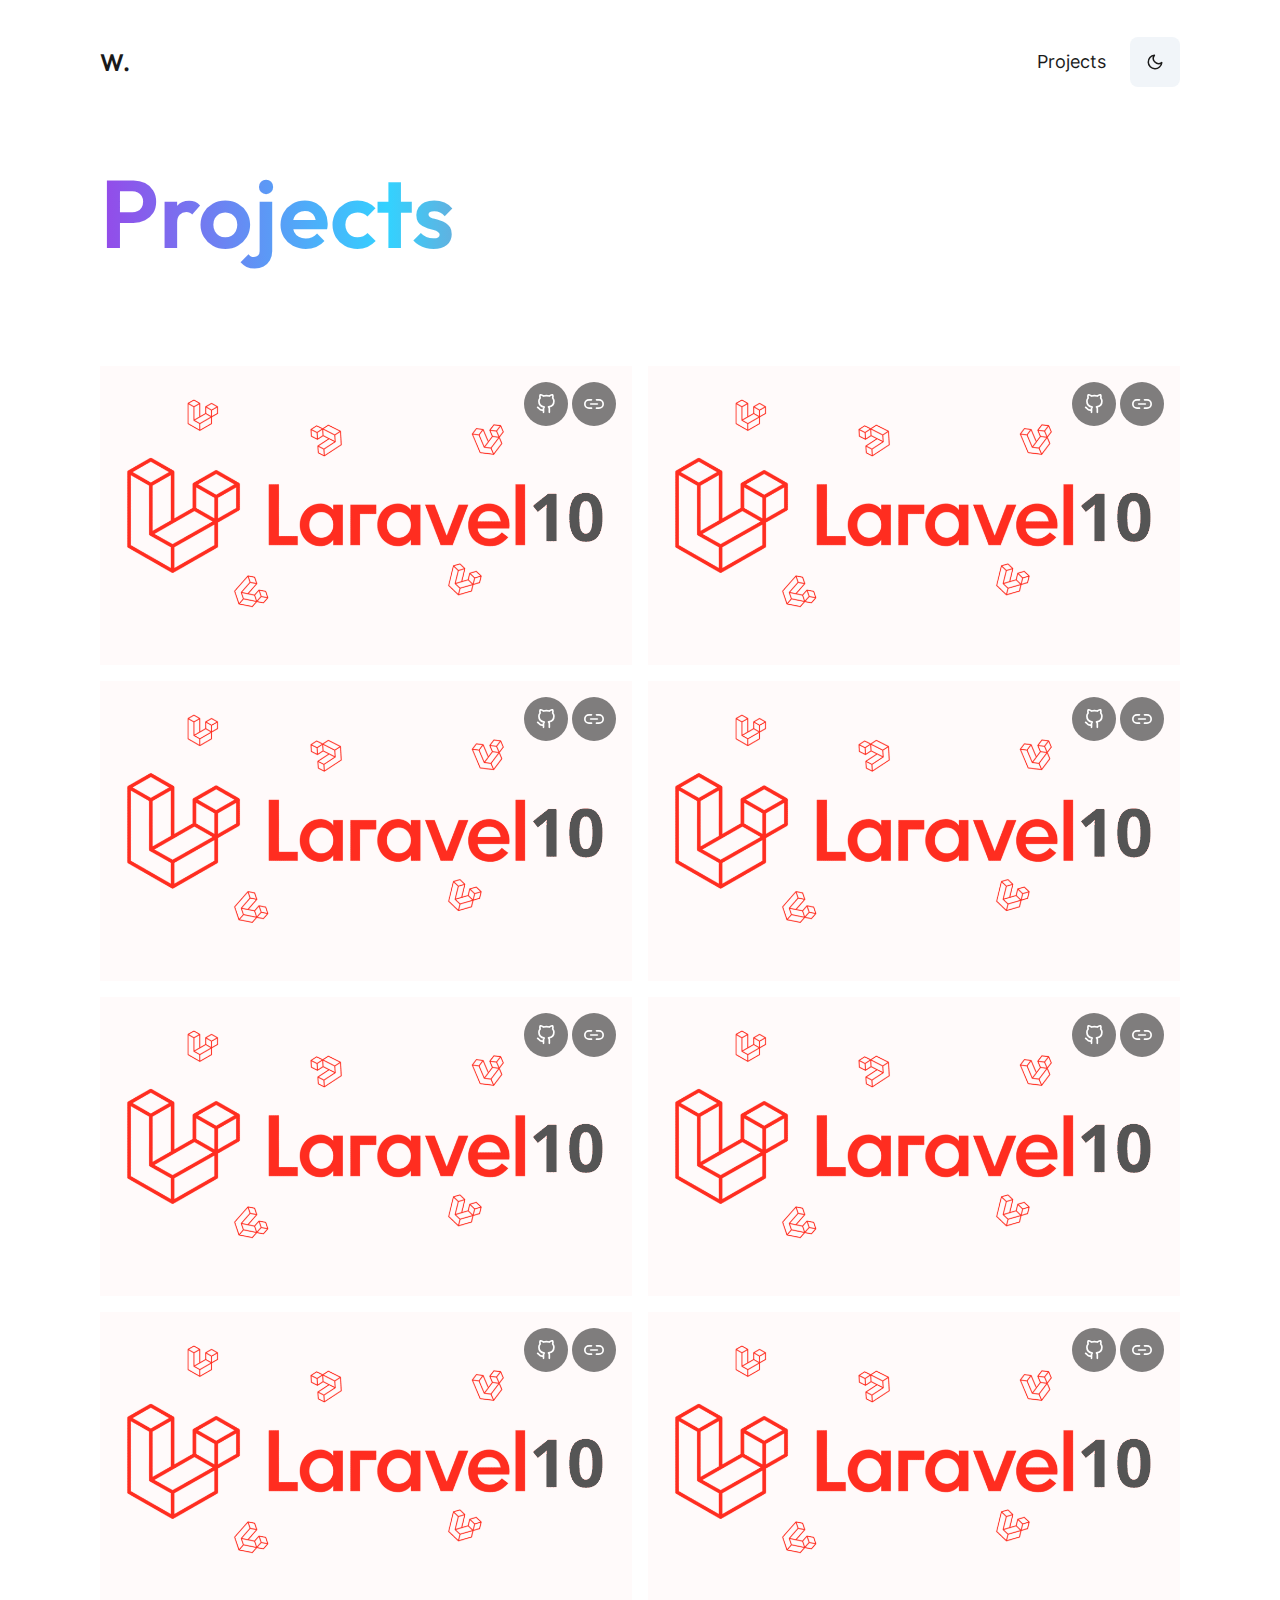
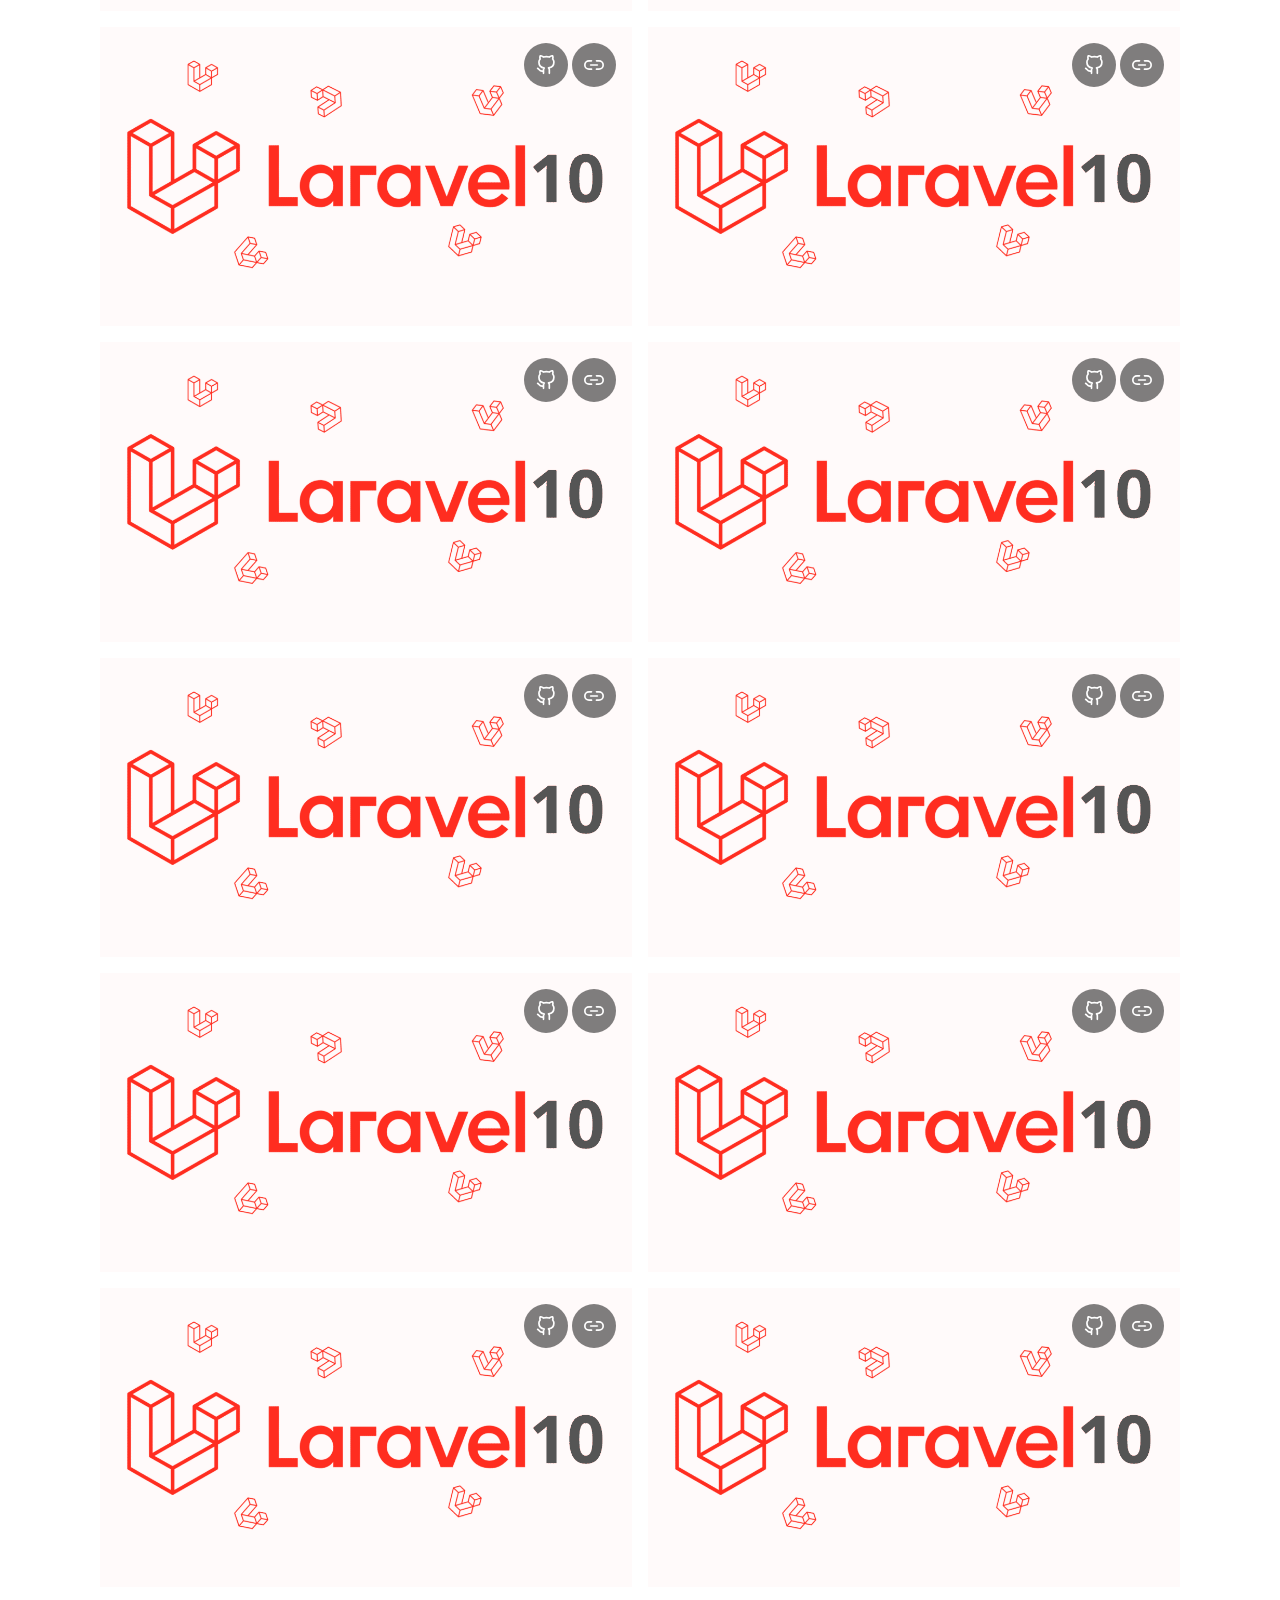
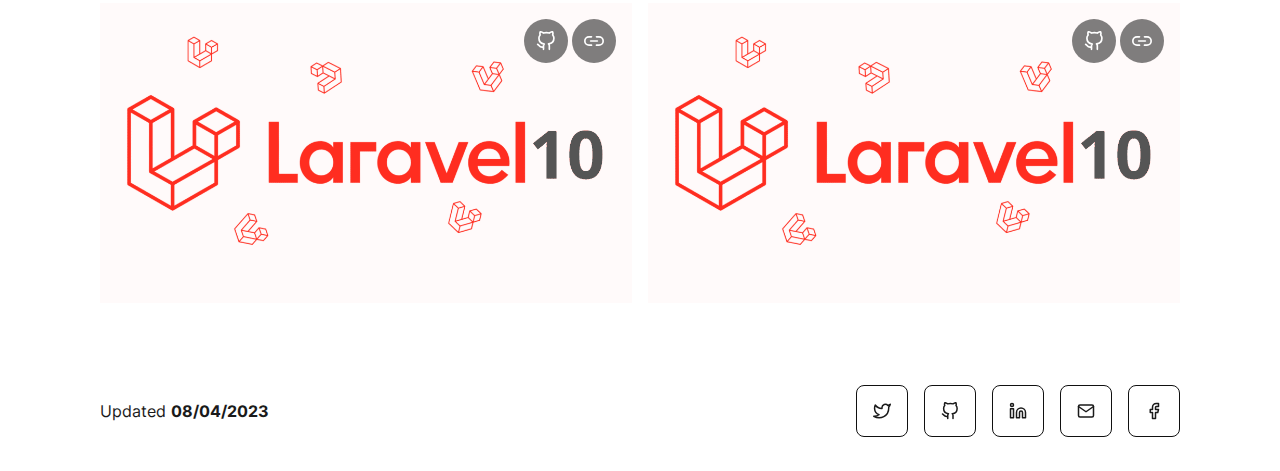
<file: projects/index.html>
<!DOCTYPE html>
<html lang="en">
  <head>
    <meta charset="UTF-8">
<meta http-equiv="X-UA-Compatible" content="IE=edge">
<meta name="viewport" content="width=device-width, initial-scale=1.0">

<!-- Favicon -->
<link rel="icon" type="image/x-icon" href="/favicon.ico">
<link rel="apple-touch-icon" sizes="180x180" href="/apple-touch-icon.png">
<link rel="icon" type="image/png" sizes="32x32" href="/favicon-32x32.png">
<link rel="icon" type="image/png" sizes="16x16" href="/favicon-16x16.png">
<link rel="manifest" href="/site.webmanifest">
<link rel="mask-icon" href="/safari-pinned-tab.svg" color="#5bbad5">
<meta name="msapplication-TileColor" content="#da532c">
<meta name="theme-color" content="#ffffff">

<meta name="generator" content="Astro v1.9.2">

<!-- Primary Meta Tags -->
<link rel="canonical" href="https://astro-portfolio-uzair.vercel.app/projects/">
<title>Projects - Wildan</title>
<meta name="title" content="Projects - Wildan">
<meta name="description" content="All projects are available in this page.">

<!-- Open Graph / Facebook -->
<meta property="og:type" content="website">
<meta property="og:url" content="https://astro-portfolio-uzair.vercel.app/projects/">
<meta property="og:title" content="Projects - Wildan">
<meta property="og:description" content="All projects are available in this page.">
<meta property="og:image" content="https://astro-portfolio-uzair.vercel.app/assets/images/profile.png">

<!-- Twitter -->
<meta property="twitter:card" content="summary_large_image">
<meta property="twitter:url" content="https://astro-portfolio-uzair.vercel.app/projects/">
<meta property="twitter:title" content="Projects - Wildan">
<meta property="twitter:description" content="All projects are available in this page.">
<meta property="twitter:image" content="https://astro-portfolio-uzair.vercel.app/assets/images/profile.png">

<!-- preload assests -->
<link rel="preload" href="/assets/fonts/Inter/Inter-Light.ttf" as="font" crossorigin>
<link rel="preload" href="/assets/fonts/Outfit/Outfit-SemiBold.ttf" as="font" crossorigin>

  <link rel="stylesheet" href="/assets/index.935eedd2.css" /></head>

  <body>
    <header class="container flex items-center justify-between h-[80px] sm:h-[123px]">
  <a class="text-2xl dark:text-light font-semibold dark:font-semibold font-outfit" href="/">W.
  </a>
  <nav>
    <ul class="flex items-center">
      <li>
        <a class="p-4 dark:text-light block text-lg" href="/projects">Projects</a>
      </li>
      <!-- <li>
        <a class="p-4 dark:text-light block text-lg" href="/contact">Contact</a>
      </li> -->
      <li>
        <button aria-label="theme-button" id="theme-button" class="dark:text-light rounded-lg p-4 ml-2 bg-slate-100 dark:bg-[#202020]"></button>
      </li>
    </ul>
  </nav>
</header>

<script>
  const moon = `<svg xmlns="http://www.w3.org/2000/svg" width="18" height="18" viewBox="0 0 24 24" fill="none" stroke="currentColor" stroke-width="2" stroke-linecap="round" stroke-linejoin="round" class="feather feather-moon"><path d="M21 12.79A9 9 0 1 1 11.21 3 7 7 0 0 0 21 12.79z"></path></svg>`;
  const sun = `<svg xmlns="http://www.w3.org/2000/svg" width="18" height="18" viewBox="0 0 24 24" fill="none" stroke="currentColor" stroke-width="2" stroke-linecap="round" stroke-linejoin="round" class="feather feather-sun"><circle cx="12" cy="12" r="5"></circle><line x1="12" y1="1" x2="12" y2="3"></line><line x1="12" y1="21" x2="12" y2="23"></line><line x1="4.22" y1="4.22" x2="5.64" y2="5.64"></line><line x1="18.36" y1="18.36" x2="19.78" y2="19.78"></line><line x1="1" y1="12" x2="3" y2="12"></line><line x1="21" y1="12" x2="23" y2="12"></line><line x1="4.22" y1="19.78" x2="5.64" y2="18.36"></line><line x1="18.36" y1="5.64" x2="19.78" y2="4.22"></line></svg>`;
  const themeButton = document.getElementById("theme-button");
  const browserTheme = document.querySelector('[name="theme-color"]');
  let isDark;
  const theme = (() => {
    if (typeof localStorage !== "undefined" && localStorage.getItem("theme")) {
      return localStorage.getItem("theme");
    }
    if (window.matchMedia("(prefers-color-scheme: dark)").matches) {
      return "dark";
    }
    return "light";
  })();

  if (theme === "light") {
    document.documentElement.setAttribute("data-theme", "light");
    isDark = true;
    themeButton.innerHTML = moon;
    browserTheme.content = "#FFFFFF";
  } else {
    document.documentElement.setAttribute("data-theme", "dark");
    isDark = false;
    themeButton.innerHTML = sun;
    browserTheme.content = "#111111";
  }
  window.localStorage.setItem("theme", theme);

  const darkModeHandler = () => {
    if (isDark) {
      document.documentElement.setAttribute("data-theme", "dark");
      localStorage.theme = "dark";
      isDark = false;
      themeButton.innerHTML = sun;
      browserTheme.content = "#111111";
    } else {
      document.documentElement.setAttribute("data-theme", "light");
      localStorage.theme = "light";
      isDark = true;
      themeButton.innerHTML = moon;
      browserTheme.content = "#FFFFFF";
    }
  };

  themeButton.addEventListener("click", darkModeHandler);
</script>
<main class="container">
  <h1 style="line-height: 1.2;">Projects</h1><div class="grid md:grid-cols-2 grid-cols-1 gap-4 my-16">
  <article class="w-full max-h-[25rem] overflow-hidden relative group">
  <div class="flex items-center absolute right-4 top-4 z-10">
    <a href="#" class="text-white p-3 bg-black/50 rounded-full backdrop-blur-md" aria-label="Social Media" target="_blank">
          <svg xmlns="http://www.w3.org/2000/svg" width="20" height="20" viewBox="0 0 24 24" fill="none" stroke="currentColor" stroke-width="2" stroke-linecap="round" stroke-linejoin="round" class="feather feather-github">
            <path d="M9 19c-5 1.5-5-2.5-7-3m14 6v-3.87a3.37 3.37 0 0 0-.94-2.61c3.14-.35 6.44-1.54 6.44-7A5.44 5.44 0 0 0 20 4.77 5.07 5.07 0 0 0 19.91 1S18.73.65 16 2.48a13.38 13.38 0 0 0-7 0C6.27.65 5.09 1 5.09 1A5.07 5.07 0 0 0 5 4.77a5.44 5.44 0 0 0-1.5 3.78c0 5.42 3.3 6.61 6.44 7A3.37 3.37 0 0 0 9 18.13V22"></path>
          </svg>
        </a>

    <a href="https://www.rinjaninationalpark.id/" class="text-white p-3 bg-black/50 rounded-full backdrop-blur-md ml-1" aria-label="Social Media" target="_blank">
          <svg xmlns="http://www.w3.org/2000/svg" width="20" height="20" viewBox="0 0 24 24" fill="none" stroke="currentColor" stroke-width="2" stroke-linecap="round" stroke-linejoin="round" class="feather feather-link-2">
            <path d="M15 7h3a5 5 0 0 1 5 5 5 5 0 0 1-5 5h-3m-6 0H6a5 5 0 0 1-5-5 5 5 0 0 1 5-5h3"></path>
            <line x1="8" y1="12" x2="16" y2="12"></line>
          </svg>
        </a>
  </div>
  <a href="https://www.rinjaninationalpark.id/" target="_blank">
    <img src="/assets/images/laravel10.png" class="w-full h-auto scale-100 hover:scale-110 transition duration-[1.5s]" loading="lazy" width="100%" height="100%" alt="featureImage">
  </a>
  <div class="absolute w-full bottom-0 left-0 backdrop-blur-md dark:text-white text-white bg-black/50 p-4 translate-y-[100%] group-hover:translate-y-0 transition duration-700">
    <h3 class="mr-2 text-xl">e-Rinjani Ticketing</h3>
  </div>
</article><article class="w-full max-h-[25rem] overflow-hidden relative group">
  <div class="flex items-center absolute right-4 top-4 z-10">
    <a href="#" class="text-white p-3 bg-black/50 rounded-full backdrop-blur-md" aria-label="Social Media" target="_blank">
          <svg xmlns="http://www.w3.org/2000/svg" width="20" height="20" viewBox="0 0 24 24" fill="none" stroke="currentColor" stroke-width="2" stroke-linecap="round" stroke-linejoin="round" class="feather feather-github">
            <path d="M9 19c-5 1.5-5-2.5-7-3m14 6v-3.87a3.37 3.37 0 0 0-.94-2.61c3.14-.35 6.44-1.54 6.44-7A5.44 5.44 0 0 0 20 4.77 5.07 5.07 0 0 0 19.91 1S18.73.65 16 2.48a13.38 13.38 0 0 0-7 0C6.27.65 5.09 1 5.09 1A5.07 5.07 0 0 0 5 4.77a5.44 5.44 0 0 0-1.5 3.78c0 5.42 3.3 6.61 6.44 7A3.37 3.37 0 0 0 9 18.13V22"></path>
          </svg>
        </a>

    <a href="https://cbt.fkunizar.ac.id/" class="text-white p-3 bg-black/50 rounded-full backdrop-blur-md ml-1" aria-label="Social Media" target="_blank">
          <svg xmlns="http://www.w3.org/2000/svg" width="20" height="20" viewBox="0 0 24 24" fill="none" stroke="currentColor" stroke-width="2" stroke-linecap="round" stroke-linejoin="round" class="feather feather-link-2">
            <path d="M15 7h3a5 5 0 0 1 5 5 5 5 0 0 1-5 5h-3m-6 0H6a5 5 0 0 1-5-5 5 5 0 0 1 5-5h3"></path>
            <line x1="8" y1="12" x2="16" y2="12"></line>
          </svg>
        </a>
  </div>
  <a href="https://cbt.fkunizar.ac.id/" target="_blank">
    <img src="/assets/images/laravel10.png" class="w-full h-auto scale-100 hover:scale-110 transition duration-[1.5s]" loading="lazy" width="100%" height="100%" alt="featureImage">
  </a>
  <div class="absolute w-full bottom-0 left-0 backdrop-blur-md dark:text-white text-white bg-black/50 p-4 translate-y-[100%] group-hover:translate-y-0 transition duration-700">
    <h3 class="mr-2 text-xl">Computer Based Test</h3>
  </div>
</article><article class="w-full max-h-[25rem] overflow-hidden relative group">
  <div class="flex items-center absolute right-4 top-4 z-10">
    <a href="#" class="text-white p-3 bg-black/50 rounded-full backdrop-blur-md" aria-label="Social Media" target="_blank">
          <svg xmlns="http://www.w3.org/2000/svg" width="20" height="20" viewBox="0 0 24 24" fill="none" stroke="currentColor" stroke-width="2" stroke-linecap="round" stroke-linejoin="round" class="feather feather-github">
            <path d="M9 19c-5 1.5-5-2.5-7-3m14 6v-3.87a3.37 3.37 0 0 0-.94-2.61c3.14-.35 6.44-1.54 6.44-7A5.44 5.44 0 0 0 20 4.77 5.07 5.07 0 0 0 19.91 1S18.73.65 16 2.48a13.38 13.38 0 0 0-7 0C6.27.65 5.09 1 5.09 1A5.07 5.07 0 0 0 5 4.77a5.44 5.44 0 0 0-1.5 3.78c0 5.42 3.3 6.61 6.44 7A3.37 3.37 0 0 0 9 18.13V22"></path>
          </svg>
        </a>

    <a href="https://siakad.fkunizar.ac.id/" class="text-white p-3 bg-black/50 rounded-full backdrop-blur-md ml-1" aria-label="Social Media" target="_blank">
          <svg xmlns="http://www.w3.org/2000/svg" width="20" height="20" viewBox="0 0 24 24" fill="none" stroke="currentColor" stroke-width="2" stroke-linecap="round" stroke-linejoin="round" class="feather feather-link-2">
            <path d="M15 7h3a5 5 0 0 1 5 5 5 5 0 0 1-5 5h-3m-6 0H6a5 5 0 0 1-5-5 5 5 0 0 1 5-5h3"></path>
            <line x1="8" y1="12" x2="16" y2="12"></line>
          </svg>
        </a>
  </div>
  <a href="https://siakad.fkunizar.ac.id/" target="_blank">
    <img src="/assets/images/laravel10.png" class="w-full h-auto scale-100 hover:scale-110 transition duration-[1.5s]" loading="lazy" width="100%" height="100%" alt="featureImage">
  </a>
  <div class="absolute w-full bottom-0 left-0 backdrop-blur-md dark:text-white text-white bg-black/50 p-4 translate-y-[100%] group-hover:translate-y-0 transition duration-700">
    <h3 class="mr-2 text-xl">Sistem Informasi Akademik</h3>
  </div>
</article><article class="w-full max-h-[25rem] overflow-hidden relative group">
  <div class="flex items-center absolute right-4 top-4 z-10">
    <a href="#" class="text-white p-3 bg-black/50 rounded-full backdrop-blur-md" aria-label="Social Media" target="_blank">
          <svg xmlns="http://www.w3.org/2000/svg" width="20" height="20" viewBox="0 0 24 24" fill="none" stroke="currentColor" stroke-width="2" stroke-linecap="round" stroke-linejoin="round" class="feather feather-github">
            <path d="M9 19c-5 1.5-5-2.5-7-3m14 6v-3.87a3.37 3.37 0 0 0-.94-2.61c3.14-.35 6.44-1.54 6.44-7A5.44 5.44 0 0 0 20 4.77 5.07 5.07 0 0 0 19.91 1S18.73.65 16 2.48a13.38 13.38 0 0 0-7 0C6.27.65 5.09 1 5.09 1A5.07 5.07 0 0 0 5 4.77a5.44 5.44 0 0 0-1.5 3.78c0 5.42 3.3 6.61 6.44 7A3.37 3.37 0 0 0 9 18.13V22"></path>
          </svg>
        </a>

    <a href="https://classroom.fkunizar.ac.id/" class="text-white p-3 bg-black/50 rounded-full backdrop-blur-md ml-1" aria-label="Social Media" target="_blank">
          <svg xmlns="http://www.w3.org/2000/svg" width="20" height="20" viewBox="0 0 24 24" fill="none" stroke="currentColor" stroke-width="2" stroke-linecap="round" stroke-linejoin="round" class="feather feather-link-2">
            <path d="M15 7h3a5 5 0 0 1 5 5 5 5 0 0 1-5 5h-3m-6 0H6a5 5 0 0 1-5-5 5 5 0 0 1 5-5h3"></path>
            <line x1="8" y1="12" x2="16" y2="12"></line>
          </svg>
        </a>
  </div>
  <a href="https://classroom.fkunizar.ac.id/" target="_blank">
    <img src="/assets/images/laravel10.png" class="w-full h-auto scale-100 hover:scale-110 transition duration-[1.5s]" loading="lazy" width="100%" height="100%" alt="featureImage">
  </a>
  <div class="absolute w-full bottom-0 left-0 backdrop-blur-md dark:text-white text-white bg-black/50 p-4 translate-y-[100%] group-hover:translate-y-0 transition duration-700">
    <h3 class="mr-2 text-xl">Classroom (Like Google Classroom)</h3>
  </div>
</article><article class="w-full max-h-[25rem] overflow-hidden relative group">
  <div class="flex items-center absolute right-4 top-4 z-10">
    <a href="#" class="text-white p-3 bg-black/50 rounded-full backdrop-blur-md" aria-label="Social Media" target="_blank">
          <svg xmlns="http://www.w3.org/2000/svg" width="20" height="20" viewBox="0 0 24 24" fill="none" stroke="currentColor" stroke-width="2" stroke-linecap="round" stroke-linejoin="round" class="feather feather-github">
            <path d="M9 19c-5 1.5-5-2.5-7-3m14 6v-3.87a3.37 3.37 0 0 0-.94-2.61c3.14-.35 6.44-1.54 6.44-7A5.44 5.44 0 0 0 20 4.77 5.07 5.07 0 0 0 19.91 1S18.73.65 16 2.48a13.38 13.38 0 0 0-7 0C6.27.65 5.09 1 5.09 1A5.07 5.07 0 0 0 5 4.77a5.44 5.44 0 0 0-1.5 3.78c0 5.42 3.3 6.61 6.44 7A3.37 3.37 0 0 0 9 18.13V22"></path>
          </svg>
        </a>

    <a href="https://dev.sik.ntbprov.go.id/" class="text-white p-3 bg-black/50 rounded-full backdrop-blur-md ml-1" aria-label="Social Media" target="_blank">
          <svg xmlns="http://www.w3.org/2000/svg" width="20" height="20" viewBox="0 0 24 24" fill="none" stroke="currentColor" stroke-width="2" stroke-linecap="round" stroke-linejoin="round" class="feather feather-link-2">
            <path d="M15 7h3a5 5 0 0 1 5 5 5 5 0 0 1-5 5h-3m-6 0H6a5 5 0 0 1-5-5 5 5 0 0 1 5-5h3"></path>
            <line x1="8" y1="12" x2="16" y2="12"></line>
          </svg>
        </a>
  </div>
  <a href="https://dev.sik.ntbprov.go.id/" target="_blank">
    <img src="/assets/images/laravel10.png" class="w-full h-auto scale-100 hover:scale-110 transition duration-[1.5s]" loading="lazy" width="100%" height="100%" alt="featureImage">
  </a>
  <div class="absolute w-full bottom-0 left-0 backdrop-blur-md dark:text-white text-white bg-black/50 p-4 translate-y-[100%] group-hover:translate-y-0 transition duration-700">
    <h3 class="mr-2 text-xl">Sistem Informasi Kebencanaan (Dev)</h3>
  </div>
</article><article class="w-full max-h-[25rem] overflow-hidden relative group">
  <div class="flex items-center absolute right-4 top-4 z-10">
    <a href="#" class="text-white p-3 bg-black/50 rounded-full backdrop-blur-md" aria-label="Social Media" target="_blank">
          <svg xmlns="http://www.w3.org/2000/svg" width="20" height="20" viewBox="0 0 24 24" fill="none" stroke="currentColor" stroke-width="2" stroke-linecap="round" stroke-linejoin="round" class="feather feather-github">
            <path d="M9 19c-5 1.5-5-2.5-7-3m14 6v-3.87a3.37 3.37 0 0 0-.94-2.61c3.14-.35 6.44-1.54 6.44-7A5.44 5.44 0 0 0 20 4.77 5.07 5.07 0 0 0 19.91 1S18.73.65 16 2.48a13.38 13.38 0 0 0-7 0C6.27.65 5.09 1 5.09 1A5.07 5.07 0 0 0 5 4.77a5.44 5.44 0 0 0-1.5 3.78c0 5.42 3.3 6.61 6.44 7A3.37 3.37 0 0 0 9 18.13V22"></path>
          </svg>
        </a>

    <a href="https://lestari.ntbprov.go.id/" class="text-white p-3 bg-black/50 rounded-full backdrop-blur-md ml-1" aria-label="Social Media" target="_blank">
          <svg xmlns="http://www.w3.org/2000/svg" width="20" height="20" viewBox="0 0 24 24" fill="none" stroke="currentColor" stroke-width="2" stroke-linecap="round" stroke-linejoin="round" class="feather feather-link-2">
            <path d="M15 7h3a5 5 0 0 1 5 5 5 5 0 0 1-5 5h-3m-6 0H6a5 5 0 0 1-5-5 5 5 0 0 1 5-5h3"></path>
            <line x1="8" y1="12" x2="16" y2="12"></line>
          </svg>
        </a>
  </div>
  <a href="https://lestari.ntbprov.go.id/" target="_blank">
    <img src="/assets/images/laravel10.png" class="w-full h-auto scale-100 hover:scale-110 transition duration-[1.5s]" loading="lazy" width="100%" height="100%" alt="featureImage">
  </a>
  <div class="absolute w-full bottom-0 left-0 backdrop-blur-md dark:text-white text-white bg-black/50 p-4 translate-y-[100%] group-hover:translate-y-0 transition duration-700">
    <h3 class="mr-2 text-xl">Sistem Pengolahan Sampah</h3>
  </div>
</article><article class="w-full max-h-[25rem] overflow-hidden relative group">
  <div class="flex items-center absolute right-4 top-4 z-10">
    <a href="#" class="text-white p-3 bg-black/50 rounded-full backdrop-blur-md" aria-label="Social Media" target="_blank">
          <svg xmlns="http://www.w3.org/2000/svg" width="20" height="20" viewBox="0 0 24 24" fill="none" stroke="currentColor" stroke-width="2" stroke-linecap="round" stroke-linejoin="round" class="feather feather-github">
            <path d="M9 19c-5 1.5-5-2.5-7-3m14 6v-3.87a3.37 3.37 0 0 0-.94-2.61c3.14-.35 6.44-1.54 6.44-7A5.44 5.44 0 0 0 20 4.77 5.07 5.07 0 0 0 19.91 1S18.73.65 16 2.48a13.38 13.38 0 0 0-7 0C6.27.65 5.09 1 5.09 1A5.07 5.07 0 0 0 5 4.77a5.44 5.44 0 0 0-1.5 3.78c0 5.42 3.3 6.61 6.44 7A3.37 3.37 0 0 0 9 18.13V22"></path>
          </svg>
        </a>

    <a href="https://rinjaninte.rinjaninationalpark.id/" class="text-white p-3 bg-black/50 rounded-full backdrop-blur-md ml-1" aria-label="Social Media" target="_blank">
          <svg xmlns="http://www.w3.org/2000/svg" width="20" height="20" viewBox="0 0 24 24" fill="none" stroke="currentColor" stroke-width="2" stroke-linecap="round" stroke-linejoin="round" class="feather feather-link-2">
            <path d="M15 7h3a5 5 0 0 1 5 5 5 5 0 0 1-5 5h-3m-6 0H6a5 5 0 0 1-5-5 5 5 0 0 1 5-5h3"></path>
            <line x1="8" y1="12" x2="16" y2="12"></line>
          </svg>
        </a>
  </div>
  <a href="https://rinjaninte.rinjaninationalpark.id/" target="_blank">
    <img src="/assets/images/laravel10.png" class="w-full h-auto scale-100 hover:scale-110 transition duration-[1.5s]" loading="lazy" width="100%" height="100%" alt="featureImage">
  </a>
  <div class="absolute w-full bottom-0 left-0 backdrop-blur-md dark:text-white text-white bg-black/50 p-4 translate-y-[100%] group-hover:translate-y-0 transition duration-700">
    <h3 class="mr-2 text-xl">Manajemen Data Balai TNGR</h3>
  </div>
</article><article class="w-full max-h-[25rem] overflow-hidden relative group">
  <div class="flex items-center absolute right-4 top-4 z-10">
    <a href="#" class="text-white p-3 bg-black/50 rounded-full backdrop-blur-md" aria-label="Social Media" target="_blank">
          <svg xmlns="http://www.w3.org/2000/svg" width="20" height="20" viewBox="0 0 24 24" fill="none" stroke="currentColor" stroke-width="2" stroke-linecap="round" stroke-linejoin="round" class="feather feather-github">
            <path d="M9 19c-5 1.5-5-2.5-7-3m14 6v-3.87a3.37 3.37 0 0 0-.94-2.61c3.14-.35 6.44-1.54 6.44-7A5.44 5.44 0 0 0 20 4.77 5.07 5.07 0 0 0 19.91 1S18.73.65 16 2.48a13.38 13.38 0 0 0-7 0C6.27.65 5.09 1 5.09 1A5.07 5.07 0 0 0 5 4.77a5.44 5.44 0 0 0-1.5 3.78c0 5.42 3.3 6.61 6.44 7A3.37 3.37 0 0 0 9 18.13V22"></path>
          </svg>
        </a>

    <a href="https://ntbprov.go.id/" class="text-white p-3 bg-black/50 rounded-full backdrop-blur-md ml-1" aria-label="Social Media" target="_blank">
          <svg xmlns="http://www.w3.org/2000/svg" width="20" height="20" viewBox="0 0 24 24" fill="none" stroke="currentColor" stroke-width="2" stroke-linecap="round" stroke-linejoin="round" class="feather feather-link-2">
            <path d="M15 7h3a5 5 0 0 1 5 5 5 5 0 0 1-5 5h-3m-6 0H6a5 5 0 0 1-5-5 5 5 0 0 1 5-5h3"></path>
            <line x1="8" y1="12" x2="16" y2="12"></line>
          </svg>
        </a>
  </div>
  <a href="https://ntbprov.go.id/" target="_blank">
    <img src="/assets/images/laravel10.png" class="w-full h-auto scale-100 hover:scale-110 transition duration-[1.5s]" loading="lazy" width="100%" height="100%" alt="featureImage">
  </a>
  <div class="absolute w-full bottom-0 left-0 backdrop-blur-md dark:text-white text-white bg-black/50 p-4 translate-y-[100%] group-hover:translate-y-0 transition duration-700">
    <h3 class="mr-2 text-xl">Provinsi NTB Offcial Website</h3>
  </div>
</article><article class="w-full max-h-[25rem] overflow-hidden relative group">
  <div class="flex items-center absolute right-4 top-4 z-10">
    <a href="#" class="text-white p-3 bg-black/50 rounded-full backdrop-blur-md" aria-label="Social Media" target="_blank">
          <svg xmlns="http://www.w3.org/2000/svg" width="20" height="20" viewBox="0 0 24 24" fill="none" stroke="currentColor" stroke-width="2" stroke-linecap="round" stroke-linejoin="round" class="feather feather-github">
            <path d="M9 19c-5 1.5-5-2.5-7-3m14 6v-3.87a3.37 3.37 0 0 0-.94-2.61c3.14-.35 6.44-1.54 6.44-7A5.44 5.44 0 0 0 20 4.77 5.07 5.07 0 0 0 19.91 1S18.73.65 16 2.48a13.38 13.38 0 0 0-7 0C6.27.65 5.09 1 5.09 1A5.07 5.07 0 0 0 5 4.77a5.44 5.44 0 0 0-1.5 3.78c0 5.42 3.3 6.61 6.44 7A3.37 3.37 0 0 0 9 18.13V22"></path>
          </svg>
        </a>

    <a href="https://emonev.ntbprov.go.id/" class="text-white p-3 bg-black/50 rounded-full backdrop-blur-md ml-1" aria-label="Social Media" target="_blank">
          <svg xmlns="http://www.w3.org/2000/svg" width="20" height="20" viewBox="0 0 24 24" fill="none" stroke="currentColor" stroke-width="2" stroke-linecap="round" stroke-linejoin="round" class="feather feather-link-2">
            <path d="M15 7h3a5 5 0 0 1 5 5 5 5 0 0 1-5 5h-3m-6 0H6a5 5 0 0 1-5-5 5 5 0 0 1 5-5h3"></path>
            <line x1="8" y1="12" x2="16" y2="12"></line>
          </svg>
        </a>
  </div>
  <a href="https://emonev.ntbprov.go.id/" target="_blank">
    <img src="/assets/images/laravel10.png" class="w-full h-auto scale-100 hover:scale-110 transition duration-[1.5s]" loading="lazy" width="100%" height="100%" alt="featureImage">
  </a>
  <div class="absolute w-full bottom-0 left-0 backdrop-blur-md dark:text-white text-white bg-black/50 p-4 translate-y-[100%] group-hover:translate-y-0 transition duration-700">
    <h3 class="mr-2 text-xl">Monitoring and Evaluation NTB</h3>
  </div>
</article><article class="w-full max-h-[25rem] overflow-hidden relative group">
  <div class="flex items-center absolute right-4 top-4 z-10">
    <a href="#" class="text-white p-3 bg-black/50 rounded-full backdrop-blur-md" aria-label="Social Media" target="_blank">
          <svg xmlns="http://www.w3.org/2000/svg" width="20" height="20" viewBox="0 0 24 24" fill="none" stroke="currentColor" stroke-width="2" stroke-linecap="round" stroke-linejoin="round" class="feather feather-github">
            <path d="M9 19c-5 1.5-5-2.5-7-3m14 6v-3.87a3.37 3.37 0 0 0-.94-2.61c3.14-.35 6.44-1.54 6.44-7A5.44 5.44 0 0 0 20 4.77 5.07 5.07 0 0 0 19.91 1S18.73.65 16 2.48a13.38 13.38 0 0 0-7 0C6.27.65 5.09 1 5.09 1A5.07 5.07 0 0 0 5 4.77a5.44 5.44 0 0 0-1.5 3.78c0 5.42 3.3 6.61 6.44 7A3.37 3.37 0 0 0 9 18.13V22"></path>
          </svg>
        </a>

    <a href="https://corona.ntbprov.go.id/" class="text-white p-3 bg-black/50 rounded-full backdrop-blur-md ml-1" aria-label="Social Media" target="_blank">
          <svg xmlns="http://www.w3.org/2000/svg" width="20" height="20" viewBox="0 0 24 24" fill="none" stroke="currentColor" stroke-width="2" stroke-linecap="round" stroke-linejoin="round" class="feather feather-link-2">
            <path d="M15 7h3a5 5 0 0 1 5 5 5 5 0 0 1-5 5h-3m-6 0H6a5 5 0 0 1-5-5 5 5 0 0 1 5-5h3"></path>
            <line x1="8" y1="12" x2="16" y2="12"></line>
          </svg>
        </a>
  </div>
  <a href="https://corona.ntbprov.go.id/" target="_blank">
    <img src="/assets/images/laravel10.png" class="w-full h-auto scale-100 hover:scale-110 transition duration-[1.5s]" loading="lazy" width="100%" height="100%" alt="featureImage">
  </a>
  <div class="absolute w-full bottom-0 left-0 backdrop-blur-md dark:text-white text-white bg-black/50 p-4 translate-y-[100%] group-hover:translate-y-0 transition duration-700">
    <h3 class="mr-2 text-xl">Corona NTB</h3>
  </div>
</article><article class="w-full max-h-[25rem] overflow-hidden relative group">
  <div class="flex items-center absolute right-4 top-4 z-10">
    <a href="#" class="text-white p-3 bg-black/50 rounded-full backdrop-blur-md" aria-label="Social Media" target="_blank">
          <svg xmlns="http://www.w3.org/2000/svg" width="20" height="20" viewBox="0 0 24 24" fill="none" stroke="currentColor" stroke-width="2" stroke-linecap="round" stroke-linejoin="round" class="feather feather-github">
            <path d="M9 19c-5 1.5-5-2.5-7-3m14 6v-3.87a3.37 3.37 0 0 0-.94-2.61c3.14-.35 6.44-1.54 6.44-7A5.44 5.44 0 0 0 20 4.77 5.07 5.07 0 0 0 19.91 1S18.73.65 16 2.48a13.38 13.38 0 0 0-7 0C6.27.65 5.09 1 5.09 1A5.07 5.07 0 0 0 5 4.77a5.44 5.44 0 0 0-1.5 3.78c0 5.42 3.3 6.61 6.44 7A3.37 3.37 0 0 0 9 18.13V22"></path>
          </svg>
        </a>

    <a href="https://anjab.ntbprov.go.id/" class="text-white p-3 bg-black/50 rounded-full backdrop-blur-md ml-1" aria-label="Social Media" target="_blank">
          <svg xmlns="http://www.w3.org/2000/svg" width="20" height="20" viewBox="0 0 24 24" fill="none" stroke="currentColor" stroke-width="2" stroke-linecap="round" stroke-linejoin="round" class="feather feather-link-2">
            <path d="M15 7h3a5 5 0 0 1 5 5 5 5 0 0 1-5 5h-3m-6 0H6a5 5 0 0 1-5-5 5 5 0 0 1 5-5h3"></path>
            <line x1="8" y1="12" x2="16" y2="12"></line>
          </svg>
        </a>
  </div>
  <a href="https://anjab.ntbprov.go.id/" target="_blank">
    <img src="/assets/images/laravel10.png" class="w-full h-auto scale-100 hover:scale-110 transition duration-[1.5s]" loading="lazy" width="100%" height="100%" alt="featureImage">
  </a>
  <div class="absolute w-full bottom-0 left-0 backdrop-blur-md dark:text-white text-white bg-black/50 p-4 translate-y-[100%] group-hover:translate-y-0 transition duration-700">
    <h3 class="mr-2 text-xl">Analisa Jabatan Pegawai ASN NTB</h3>
  </div>
</article><article class="w-full max-h-[25rem] overflow-hidden relative group">
  <div class="flex items-center absolute right-4 top-4 z-10">
    <a href="#" class="text-white p-3 bg-black/50 rounded-full backdrop-blur-md" aria-label="Social Media" target="_blank">
          <svg xmlns="http://www.w3.org/2000/svg" width="20" height="20" viewBox="0 0 24 24" fill="none" stroke="currentColor" stroke-width="2" stroke-linecap="round" stroke-linejoin="round" class="feather feather-github">
            <path d="M9 19c-5 1.5-5-2.5-7-3m14 6v-3.87a3.37 3.37 0 0 0-.94-2.61c3.14-.35 6.44-1.54 6.44-7A5.44 5.44 0 0 0 20 4.77 5.07 5.07 0 0 0 19.91 1S18.73.65 16 2.48a13.38 13.38 0 0 0-7 0C6.27.65 5.09 1 5.09 1A5.07 5.07 0 0 0 5 4.77a5.44 5.44 0 0 0-1.5 3.78c0 5.42 3.3 6.61 6.44 7A3.37 3.37 0 0 0 9 18.13V22"></path>
          </svg>
        </a>

    <a href="http://anaksholeh.sch.id/" class="text-white p-3 bg-black/50 rounded-full backdrop-blur-md ml-1" aria-label="Social Media" target="_blank">
          <svg xmlns="http://www.w3.org/2000/svg" width="20" height="20" viewBox="0 0 24 24" fill="none" stroke="currentColor" stroke-width="2" stroke-linecap="round" stroke-linejoin="round" class="feather feather-link-2">
            <path d="M15 7h3a5 5 0 0 1 5 5 5 5 0 0 1-5 5h-3m-6 0H6a5 5 0 0 1-5-5 5 5 0 0 1 5-5h3"></path>
            <line x1="8" y1="12" x2="16" y2="12"></line>
          </svg>
        </a>
  </div>
  <a href="http://anaksholeh.sch.id/" target="_blank">
    <img src="/assets/images/laravel10.png" class="w-full h-auto scale-100 hover:scale-110 transition duration-[1.5s]" loading="lazy" width="100%" height="100%" alt="featureImage">
  </a>
  <div class="absolute w-full bottom-0 left-0 backdrop-blur-md dark:text-white text-white bg-black/50 p-4 translate-y-[100%] group-hover:translate-y-0 transition duration-700">
    <h3 class="mr-2 text-xl">Yayasan Ibnu Abbas Mataram Offcial Website</h3>
  </div>
</article><article class="w-full max-h-[25rem] overflow-hidden relative group">
  <div class="flex items-center absolute right-4 top-4 z-10">
    <a href="#" class="text-white p-3 bg-black/50 rounded-full backdrop-blur-md" aria-label="Social Media" target="_blank">
          <svg xmlns="http://www.w3.org/2000/svg" width="20" height="20" viewBox="0 0 24 24" fill="none" stroke="currentColor" stroke-width="2" stroke-linecap="round" stroke-linejoin="round" class="feather feather-github">
            <path d="M9 19c-5 1.5-5-2.5-7-3m14 6v-3.87a3.37 3.37 0 0 0-.94-2.61c3.14-.35 6.44-1.54 6.44-7A5.44 5.44 0 0 0 20 4.77 5.07 5.07 0 0 0 19.91 1S18.73.65 16 2.48a13.38 13.38 0 0 0-7 0C6.27.65 5.09 1 5.09 1A5.07 5.07 0 0 0 5 4.77a5.44 5.44 0 0 0-1.5 3.78c0 5.42 3.3 6.61 6.44 7A3.37 3.37 0 0 0 9 18.13V22"></path>
          </svg>
        </a>

    <a href="https://universitasbumigora.ac.id/" class="text-white p-3 bg-black/50 rounded-full backdrop-blur-md ml-1" aria-label="Social Media" target="_blank">
          <svg xmlns="http://www.w3.org/2000/svg" width="20" height="20" viewBox="0 0 24 24" fill="none" stroke="currentColor" stroke-width="2" stroke-linecap="round" stroke-linejoin="round" class="feather feather-link-2">
            <path d="M15 7h3a5 5 0 0 1 5 5 5 5 0 0 1-5 5h-3m-6 0H6a5 5 0 0 1-5-5 5 5 0 0 1 5-5h3"></path>
            <line x1="8" y1="12" x2="16" y2="12"></line>
          </svg>
        </a>
  </div>
  <a href="https://universitasbumigora.ac.id/" target="_blank">
    <img src="/assets/images/laravel10.png" class="w-full h-auto scale-100 hover:scale-110 transition duration-[1.5s]" loading="lazy" width="100%" height="100%" alt="featureImage">
  </a>
  <div class="absolute w-full bottom-0 left-0 backdrop-blur-md dark:text-white text-white bg-black/50 p-4 translate-y-[100%] group-hover:translate-y-0 transition duration-700">
    <h3 class="mr-2 text-xl">Universitas Bumigora Offcial Website</h3>
  </div>
</article><article class="w-full max-h-[25rem] overflow-hidden relative group">
  <div class="flex items-center absolute right-4 top-4 z-10">
    <a href="#" class="text-white p-3 bg-black/50 rounded-full backdrop-blur-md" aria-label="Social Media" target="_blank">
          <svg xmlns="http://www.w3.org/2000/svg" width="20" height="20" viewBox="0 0 24 24" fill="none" stroke="currentColor" stroke-width="2" stroke-linecap="round" stroke-linejoin="round" class="feather feather-github">
            <path d="M9 19c-5 1.5-5-2.5-7-3m14 6v-3.87a3.37 3.37 0 0 0-.94-2.61c3.14-.35 6.44-1.54 6.44-7A5.44 5.44 0 0 0 20 4.77 5.07 5.07 0 0 0 19.91 1S18.73.65 16 2.48a13.38 13.38 0 0 0-7 0C6.27.65 5.09 1 5.09 1A5.07 5.07 0 0 0 5 4.77a5.44 5.44 0 0 0-1.5 3.78c0 5.42 3.3 6.61 6.44 7A3.37 3.37 0 0 0 9 18.13V22"></path>
          </svg>
        </a>

    <a href="https://layanan.diskominfotik.ntbprov.go.id/" class="text-white p-3 bg-black/50 rounded-full backdrop-blur-md ml-1" aria-label="Social Media" target="_blank">
          <svg xmlns="http://www.w3.org/2000/svg" width="20" height="20" viewBox="0 0 24 24" fill="none" stroke="currentColor" stroke-width="2" stroke-linecap="round" stroke-linejoin="round" class="feather feather-link-2">
            <path d="M15 7h3a5 5 0 0 1 5 5 5 5 0 0 1-5 5h-3m-6 0H6a5 5 0 0 1-5-5 5 5 0 0 1 5-5h3"></path>
            <line x1="8" y1="12" x2="16" y2="12"></line>
          </svg>
        </a>
  </div>
  <a href="https://layanan.diskominfotik.ntbprov.go.id/" target="_blank">
    <img src="/assets/images/laravel10.png" class="w-full h-auto scale-100 hover:scale-110 transition duration-[1.5s]" loading="lazy" width="100%" height="100%" alt="featureImage">
  </a>
  <div class="absolute w-full bottom-0 left-0 backdrop-blur-md dark:text-white text-white bg-black/50 p-4 translate-y-[100%] group-hover:translate-y-0 transition duration-700">
    <h3 class="mr-2 text-xl">Portal Layanan TIK</h3>
  </div>
</article><article class="w-full max-h-[25rem] overflow-hidden relative group">
  <div class="flex items-center absolute right-4 top-4 z-10">
    <a href="#" class="text-white p-3 bg-black/50 rounded-full backdrop-blur-md" aria-label="Social Media" target="_blank">
          <svg xmlns="http://www.w3.org/2000/svg" width="20" height="20" viewBox="0 0 24 24" fill="none" stroke="currentColor" stroke-width="2" stroke-linecap="round" stroke-linejoin="round" class="feather feather-github">
            <path d="M9 19c-5 1.5-5-2.5-7-3m14 6v-3.87a3.37 3.37 0 0 0-.94-2.61c3.14-.35 6.44-1.54 6.44-7A5.44 5.44 0 0 0 20 4.77 5.07 5.07 0 0 0 19.91 1S18.73.65 16 2.48a13.38 13.38 0 0 0-7 0C6.27.65 5.09 1 5.09 1A5.07 5.07 0 0 0 5 4.77a5.44 5.44 0 0 0-1.5 3.78c0 5.42 3.3 6.61 6.44 7A3.37 3.37 0 0 0 9 18.13V22"></path>
          </svg>
        </a>

    <a href="https://csl.fkunizar.ac.id/" class="text-white p-3 bg-black/50 rounded-full backdrop-blur-md ml-1" aria-label="Social Media" target="_blank">
          <svg xmlns="http://www.w3.org/2000/svg" width="20" height="20" viewBox="0 0 24 24" fill="none" stroke="currentColor" stroke-width="2" stroke-linecap="round" stroke-linejoin="round" class="feather feather-link-2">
            <path d="M15 7h3a5 5 0 0 1 5 5 5 5 0 0 1-5 5h-3m-6 0H6a5 5 0 0 1-5-5 5 5 0 0 1 5-5h3"></path>
            <line x1="8" y1="12" x2="16" y2="12"></line>
          </svg>
        </a>
  </div>
  <a href="https://csl.fkunizar.ac.id/" target="_blank">
    <img src="/assets/images/laravel10.png" class="w-full h-auto scale-100 hover:scale-110 transition duration-[1.5s]" loading="lazy" width="100%" height="100%" alt="featureImage">
  </a>
  <div class="absolute w-full bottom-0 left-0 backdrop-blur-md dark:text-white text-white bg-black/50 p-4 translate-y-[100%] group-hover:translate-y-0 transition duration-700">
    <h3 class="mr-2 text-xl">Aplikasi Penilaian - Clinical Skills Lab</h3>
  </div>
</article><article class="w-full max-h-[25rem] overflow-hidden relative group">
  <div class="flex items-center absolute right-4 top-4 z-10">
    <a href="#" class="text-white p-3 bg-black/50 rounded-full backdrop-blur-md" aria-label="Social Media" target="_blank">
          <svg xmlns="http://www.w3.org/2000/svg" width="20" height="20" viewBox="0 0 24 24" fill="none" stroke="currentColor" stroke-width="2" stroke-linecap="round" stroke-linejoin="round" class="feather feather-github">
            <path d="M9 19c-5 1.5-5-2.5-7-3m14 6v-3.87a3.37 3.37 0 0 0-.94-2.61c3.14-.35 6.44-1.54 6.44-7A5.44 5.44 0 0 0 20 4.77 5.07 5.07 0 0 0 19.91 1S18.73.65 16 2.48a13.38 13.38 0 0 0-7 0C6.27.65 5.09 1 5.09 1A5.07 5.07 0 0 0 5 4.77a5.44 5.44 0 0 0-1.5 3.78c0 5.42 3.3 6.61 6.44 7A3.37 3.37 0 0 0 9 18.13V22"></path>
          </svg>
        </a>

    <a href="https://sirs.dinkes.ntbprov.go.id/" class="text-white p-3 bg-black/50 rounded-full backdrop-blur-md ml-1" aria-label="Social Media" target="_blank">
          <svg xmlns="http://www.w3.org/2000/svg" width="20" height="20" viewBox="0 0 24 24" fill="none" stroke="currentColor" stroke-width="2" stroke-linecap="round" stroke-linejoin="round" class="feather feather-link-2">
            <path d="M15 7h3a5 5 0 0 1 5 5 5 5 0 0 1-5 5h-3m-6 0H6a5 5 0 0 1-5-5 5 5 0 0 1 5-5h3"></path>
            <line x1="8" y1="12" x2="16" y2="12"></line>
          </svg>
        </a>
  </div>
  <a href="https://sirs.dinkes.ntbprov.go.id/" target="_blank">
    <img src="/assets/images/laravel10.png" class="w-full h-auto scale-100 hover:scale-110 transition duration-[1.5s]" loading="lazy" width="100%" height="100%" alt="featureImage">
  </a>
  <div class="absolute w-full bottom-0 left-0 backdrop-blur-md dark:text-white text-white bg-black/50 p-4 translate-y-[100%] group-hover:translate-y-0 transition duration-700">
    <h3 class="mr-2 text-xl">SIRS Online NTB</h3>
  </div>
</article><article class="w-full max-h-[25rem] overflow-hidden relative group">
  <div class="flex items-center absolute right-4 top-4 z-10">
    <a href="#" class="text-white p-3 bg-black/50 rounded-full backdrop-blur-md" aria-label="Social Media" target="_blank">
          <svg xmlns="http://www.w3.org/2000/svg" width="20" height="20" viewBox="0 0 24 24" fill="none" stroke="currentColor" stroke-width="2" stroke-linecap="round" stroke-linejoin="round" class="feather feather-github">
            <path d="M9 19c-5 1.5-5-2.5-7-3m14 6v-3.87a3.37 3.37 0 0 0-.94-2.61c3.14-.35 6.44-1.54 6.44-7A5.44 5.44 0 0 0 20 4.77 5.07 5.07 0 0 0 19.91 1S18.73.65 16 2.48a13.38 13.38 0 0 0-7 0C6.27.65 5.09 1 5.09 1A5.07 5.07 0 0 0 5 4.77a5.44 5.44 0 0 0-1.5 3.78c0 5.42 3.3 6.61 6.44 7A3.37 3.37 0 0 0 9 18.13V22"></path>
          </svg>
        </a>

    <a href="https://expo.ntbprov.go.id/" class="text-white p-3 bg-black/50 rounded-full backdrop-blur-md ml-1" aria-label="Social Media" target="_blank">
          <svg xmlns="http://www.w3.org/2000/svg" width="20" height="20" viewBox="0 0 24 24" fill="none" stroke="currentColor" stroke-width="2" stroke-linecap="round" stroke-linejoin="round" class="feather feather-link-2">
            <path d="M15 7h3a5 5 0 0 1 5 5 5 5 0 0 1-5 5h-3m-6 0H6a5 5 0 0 1-5-5 5 5 0 0 1 5-5h3"></path>
            <line x1="8" y1="12" x2="16" y2="12"></line>
          </svg>
        </a>
  </div>
  <a href="https://expo.ntbprov.go.id/" target="_blank">
    <img src="/assets/images/laravel10.png" class="w-full h-auto scale-100 hover:scale-110 transition duration-[1.5s]" loading="lazy" width="100%" height="100%" alt="featureImage">
  </a>
  <div class="absolute w-full bottom-0 left-0 backdrop-blur-md dark:text-white text-white bg-black/50 p-4 translate-y-[100%] group-hover:translate-y-0 transition duration-700">
    <h3 class="mr-2 text-xl">Virtual Expo NTB</h3>
  </div>
</article><article class="w-full max-h-[25rem] overflow-hidden relative group">
  <div class="flex items-center absolute right-4 top-4 z-10">
    <a href="#" class="text-white p-3 bg-black/50 rounded-full backdrop-blur-md" aria-label="Social Media" target="_blank">
          <svg xmlns="http://www.w3.org/2000/svg" width="20" height="20" viewBox="0 0 24 24" fill="none" stroke="currentColor" stroke-width="2" stroke-linecap="round" stroke-linejoin="round" class="feather feather-github">
            <path d="M9 19c-5 1.5-5-2.5-7-3m14 6v-3.87a3.37 3.37 0 0 0-.94-2.61c3.14-.35 6.44-1.54 6.44-7A5.44 5.44 0 0 0 20 4.77 5.07 5.07 0 0 0 19.91 1S18.73.65 16 2.48a13.38 13.38 0 0 0-7 0C6.27.65 5.09 1 5.09 1A5.07 5.07 0 0 0 5 4.77a5.44 5.44 0 0 0-1.5 3.78c0 5.42 3.3 6.61 6.44 7A3.37 3.37 0 0 0 9 18.13V22"></path>
          </svg>
        </a>

    <a href="https://fkunizar.ac.id/" class="text-white p-3 bg-black/50 rounded-full backdrop-blur-md ml-1" aria-label="Social Media" target="_blank">
          <svg xmlns="http://www.w3.org/2000/svg" width="20" height="20" viewBox="0 0 24 24" fill="none" stroke="currentColor" stroke-width="2" stroke-linecap="round" stroke-linejoin="round" class="feather feather-link-2">
            <path d="M15 7h3a5 5 0 0 1 5 5 5 5 0 0 1-5 5h-3m-6 0H6a5 5 0 0 1-5-5 5 5 0 0 1 5-5h3"></path>
            <line x1="8" y1="12" x2="16" y2="12"></line>
          </svg>
        </a>
  </div>
  <a href="https://fkunizar.ac.id/" target="_blank">
    <img src="/assets/images/laravel10.png" class="w-full h-auto scale-100 hover:scale-110 transition duration-[1.5s]" loading="lazy" width="100%" height="100%" alt="featureImage">
  </a>
  <div class="absolute w-full bottom-0 left-0 backdrop-blur-md dark:text-white text-white bg-black/50 p-4 translate-y-[100%] group-hover:translate-y-0 transition duration-700">
    <h3 class="mr-2 text-xl">Website FK Unizar</h3>
  </div>
</article><article class="w-full max-h-[25rem] overflow-hidden relative group">
  <div class="flex items-center absolute right-4 top-4 z-10">
    <a href="#" class="text-white p-3 bg-black/50 rounded-full backdrop-blur-md" aria-label="Social Media" target="_blank">
          <svg xmlns="http://www.w3.org/2000/svg" width="20" height="20" viewBox="0 0 24 24" fill="none" stroke="currentColor" stroke-width="2" stroke-linecap="round" stroke-linejoin="round" class="feather feather-github">
            <path d="M9 19c-5 1.5-5-2.5-7-3m14 6v-3.87a3.37 3.37 0 0 0-.94-2.61c3.14-.35 6.44-1.54 6.44-7A5.44 5.44 0 0 0 20 4.77 5.07 5.07 0 0 0 19.91 1S18.73.65 16 2.48a13.38 13.38 0 0 0-7 0C6.27.65 5.09 1 5.09 1A5.07 5.07 0 0 0 5 4.77a5.44 5.44 0 0 0-1.5 3.78c0 5.42 3.3 6.61 6.44 7A3.37 3.37 0 0 0 9 18.13V22"></path>
          </svg>
        </a>

    <a href="http://wisudawan.universitasbumigora.ac.id/" class="text-white p-3 bg-black/50 rounded-full backdrop-blur-md ml-1" aria-label="Social Media" target="_blank">
          <svg xmlns="http://www.w3.org/2000/svg" width="20" height="20" viewBox="0 0 24 24" fill="none" stroke="currentColor" stroke-width="2" stroke-linecap="round" stroke-linejoin="round" class="feather feather-link-2">
            <path d="M15 7h3a5 5 0 0 1 5 5 5 5 0 0 1-5 5h-3m-6 0H6a5 5 0 0 1-5-5 5 5 0 0 1 5-5h3"></path>
            <line x1="8" y1="12" x2="16" y2="12"></line>
          </svg>
        </a>
  </div>
  <a href="http://wisudawan.universitasbumigora.ac.id/" target="_blank">
    <img src="/assets/images/laravel10.png" class="w-full h-auto scale-100 hover:scale-110 transition duration-[1.5s]" loading="lazy" width="100%" height="100%" alt="featureImage">
  </a>
  <div class="absolute w-full bottom-0 left-0 backdrop-blur-md dark:text-white text-white bg-black/50 p-4 translate-y-[100%] group-hover:translate-y-0 transition duration-700">
    <h3 class="mr-2 text-xl">Manajemen Wisudawan Universitas Bumigora</h3>
  </div>
</article><article class="w-full max-h-[25rem] overflow-hidden relative group">
  <div class="flex items-center absolute right-4 top-4 z-10">
    <a href="#" class="text-white p-3 bg-black/50 rounded-full backdrop-blur-md" aria-label="Social Media" target="_blank">
          <svg xmlns="http://www.w3.org/2000/svg" width="20" height="20" viewBox="0 0 24 24" fill="none" stroke="currentColor" stroke-width="2" stroke-linecap="round" stroke-linejoin="round" class="feather feather-github">
            <path d="M9 19c-5 1.5-5-2.5-7-3m14 6v-3.87a3.37 3.37 0 0 0-.94-2.61c3.14-.35 6.44-1.54 6.44-7A5.44 5.44 0 0 0 20 4.77 5.07 5.07 0 0 0 19.91 1S18.73.65 16 2.48a13.38 13.38 0 0 0-7 0C6.27.65 5.09 1 5.09 1A5.07 5.07 0 0 0 5 4.77a5.44 5.44 0 0 0-1.5 3.78c0 5.42 3.3 6.61 6.44 7A3.37 3.37 0 0 0 9 18.13V22"></path>
          </svg>
        </a>

    <a href="#" class="text-white p-3 bg-black/50 rounded-full backdrop-blur-md ml-1" aria-label="Social Media" target="_blank">
          <svg xmlns="http://www.w3.org/2000/svg" width="20" height="20" viewBox="0 0 24 24" fill="none" stroke="currentColor" stroke-width="2" stroke-linecap="round" stroke-linejoin="round" class="feather feather-link-2">
            <path d="M15 7h3a5 5 0 0 1 5 5 5 5 0 0 1-5 5h-3m-6 0H6a5 5 0 0 1-5-5 5 5 0 0 1 5-5h3"></path>
            <line x1="8" y1="12" x2="16" y2="12"></line>
          </svg>
        </a>
  </div>
  <a href="#" target="_blank">
    <img src="/assets/images/laravel10.png" class="w-full h-auto scale-100 hover:scale-110 transition duration-[1.5s]" loading="lazy" width="100%" height="100%" alt="featureImage">
  </a>
  <div class="absolute w-full bottom-0 left-0 backdrop-blur-md dark:text-white text-white bg-black/50 p-4 translate-y-[100%] group-hover:translate-y-0 transition duration-700">
    <h3 class="mr-2 text-xl">Website Dinas dan Aplikasi Web NTB lainnya</h3>
  </div>
</article>
</div>
</main>
<footer class="container flex sm:flex-row flex-col justify-between items-center mb-8 sm:mb-4">
  <p class="dark:text-light text-right my-8">
    Updated <strong>08/04/2023</strong>
  </p>
  <div class="grid grid-cols-5 gap-4">
    <a aria-label="Social Media" href="https://twitter.com/cuinc99" target="_blank" class="footer-icons">
      <svg xmlns="http://www.w3.org/2000/svg" width="18" height="18" viewBox="0 0 24 24" fill="none" stroke="currentColor" stroke-width="2" stroke-linecap="round" stroke-linejoin="round" class="feather feather-twitter"><path d="M23 3a10.9 10.9 0 0 1-3.14 1.53 4.48 4.48 0 0 0-7.86 3v1A10.66 10.66 0 0 1 3 4s-4 9 5 13a11.64 11.64 0 0 1-7 2c9 5 20 0 20-11.5a4.5 4.5 0 0 0-.08-.83A7.72 7.72 0 0 0 23 3z"></path>
      </svg>
    </a>
    <a aria-label="Social Media" href="https://github.com/cunc99" target="_blank" class="footer-icons">
      <svg xmlns="http://www.w3.org/2000/svg" width="18" height="18" viewBox="0 0 24 24" fill="none" stroke="currentColor" stroke-width="2" stroke-linecap="round" stroke-linejoin="round" class="feather feather-github"><path d="M9 19c-5 1.5-5-2.5-7-3m14 6v-3.87a3.37 3.37 0 0 0-.94-2.61c3.14-.35 6.44-1.54 6.44-7A5.44 5.44 0 0 0 20 4.77 5.07 5.07 0 0 0 19.91 1S18.73.65 16 2.48a13.38 13.38 0 0 0-7 0C6.27.65 5.09 1 5.09 1A5.07 5.07 0 0 0 5 4.77a5.44 5.44 0 0 0-1.5 3.78c0 5.42 3.3 6.61 6.44 7A3.37 3.37 0 0 0 9 18.13V22"></path>
      </svg>
    </a>
    <a aria-label="Social Media" href="https://www.linkedin.com/in/cuinc99/" target="_blank" class="footer-icons">
      <svg xmlns="http://www.w3.org/2000/svg" width="18" height="18" viewBox="0 0 24 24" fill="none" stroke="currentColor" stroke-width="2" stroke-linecap="round" stroke-linejoin="round" class="feather feather-linkedin"><path d="M16 8a6 6 0 0 1 6 6v7h-4v-7a2 2 0 0 0-2-2 2 2 0 0 0-2 2v7h-4v-7a6 6 0 0 1 6-6z"></path><rect x="2" y="9" width="4" height="12"></rect><circle cx="4" cy="4" r="2"></circle>
      </svg>
    </a>
    <a aria-label="Social Media" href="cuinc99@gmail.com" target="_blank" class="footer-icons">
      <svg xmlns="http://www.w3.org/2000/svg" width="18" height="18" viewBox="0 0 24 24" fill="none" stroke="currentColor" stroke-width="2" stroke-linecap="round" stroke-linejoin="round" class="feather feather-mail"><path d="M4 4h16c1.1 0 2 .9 2 2v12c0 1.1-.9 2-2 2H4c-1.1 0-2-.9-2-2V6c0-1.1.9-2 2-2z"></path><polyline points="22,6 12,13 2,6"></polyline>
      </svg>
    </a>
    <a aria-label="Social Media" href="https://www.facebook.com/cuinc99" target="_blank" class="footer-icons">
      <svg xmlns="http://www.w3.org/2000/svg" width="18" height="18" viewBox="0 0 24 24" fill="none" stroke="currentColor" stroke-width="2" stroke-linecap="round" stroke-linejoin="round" class="feather feather-facebook"><path d="M18 2h-3a5 5 0 0 0-5 5v3H7v4h3v8h4v-8h3l1-4h-4V7a1 1 0 0 1 1-1h3z"></path>
      </svg>
    </a>
  </div>
</footer>
  </body></html>
</file>
<file: mark-down.css>
* {
  font-family: monospace;
  font-size: 1em;
  border: 0;
  margin: 0;
  padding: 0;
  list-style: none;
  font-weight: 400;
}
h1,
h2,
h3,
h4,
h5,
h6,
ul,
ol,
p,
pre {
  margin-bottom: 1em;
}
strong,
b {
  font-weight: 700;
}
em,
i {
  font-style: italic;
}
strong::before,
strong::after,
b::before,
b::after {
  content: "**";
}
em::before,
em::after,
i::before,
i::after {
  content: "_";
}
pre,
code {
  background: #fafafa;
  color: #000;
}
pre {
  overflow: auto;
}
pre::before,
pre::after {
  content: "```";
  display: block;
}
code::before,
code::after {
  content: "`";
  background: #fff;
}
pre code::before,
pre code::after {
  content: "";
}
ol li {
  margin-left: 4ex;
}
ul li {
  margin-left: 3ex;
}
ol li {
  list-style: decimal outside;
}
h1,
h2,
h3,
h4,
h5,
h6 {
  color: #900;
}
h1 code,
h2 code,
h3 code,
h4 code,
h5 code,
h6 code {
  background: #fff;
}
h1::before {
  content: "# ";
  color: #09a;
}
h2::before {
  content: "## ";
  color: #09a;
}
h3::before {
  content: "### ";
  color: #09a;
}
h4::before {
  content: "#### ";
  color: #09a;
}
h5::before {
  content: "##### ";
  color: #09a;
}
h6::before {
  content: "###### ";
  color: #09a;
}
ul li::before {
  content: "* ";
  display: block;
  margin-left: -3ex;
  color: #fb0;
  float: left;
}
body {
  width: 120ex;
  margin: 1em auto;
}
a {
  text-decoration: none;
}
a:hover {
  color: red;
}
a::before {
  content: "[";
}
a::after {
  content: "]";
}
@media print {
  body {
    width: auto;
    font-size: 10pt;
  }
}
</file>
<file: backup/mark-down.css>
* {
  font-family: monospace;
  font-size: 1em;
  border: 0;
  margin: 0;
  padding: 0;
  list-style: none;
  font-weight: 400;
}
h1,
h2,
h3,
h4,
h5,
h6,
ul,
ol,
p,
pre {
  margin-bottom: 1em;
}
strong,
b {
  font-weight: 700;
}
em,
i {
  font-style: italic;
}
strong::before,
strong::after,
b::before,
b::after {
  content: "**";
}
em::before,
em::after,
i::before,
i::after {
  content: "_";
}
pre,
code {
  background: #fafafa;
  color: #000;
}
pre {
  overflow: auto;
}
pre::before,
pre::after {
  content: "```";
  display: block;
}
code::before,
code::after {
  content: "`";
  background: #fff;
}
pre code::before,
pre code::after {
  content: "";
}
ol li {
  margin-left: 4ex;
}
ul li {
  margin-left: 3ex;
}
ol li {
  list-style: decimal outside;
}
h1,
h2,
h3,
h4,
h5,
h6 {
  color: #900;
}
h1 code,
h2 code,
h3 code,
h4 code,
h5 code,
h6 code {
  background: #fff;
}
h1::before {
  content: "# ";
  color: #09a;
}
h2::before {
  content: "## ";
  color: #09a;
}
h3::before {
  content: "### ";
  color: #09a;
}
h4::before {
  content: "#### ";
  color: #09a;
}
h5::before {
  content: "##### ";
  color: #09a;
}
h6::before {
  content: "###### ";
  color: #09a;
}
ul li::before {
  content: "* ";
  display: block;
  margin-left: -3ex;
  color: #fb0;
  float: left;
}
body {
  width: 120ex;
  margin: 1em auto;
}
a {
  text-decoration: none;
}
a:hover {
  color: red;
}
a::before {
  content: "[";
}
a::after {
  content: "]";
}
@media print {
  body {
    width: auto;
    font-size: 10pt;
  }
}
</file>
<file: assets/index.935eedd2.css>
@font-face{font-family:Inter;font-style:normal;font-weight:100;font-display:swap;src:url(/assets/fonts/Inter/Inter-Thin.ttf) format("trueType")}@font-face{font-family:Inter;font-style:normal;font-weight:200;font-display:swap;src:url(/assets/fonts/Inter/Inter-ExtraLight.ttf) format("trueType")}@font-face{font-family:Inter;font-style:normal;font-weight:300;font-display:swap;src:url(/assets/fonts/Inter/Inter-Light.ttf) format("trueType")}@font-face{font-family:Inter;font-style:normal;font-weight:400;font-display:swap;src:url(/assets/fonts/Inter/Inter-Regular.ttf) format("trueType")}@font-face{font-family:Inter;font-style:normal;font-weight:500;font-display:swap;src:url(/assets/fonts/Inter/Inter-Medium.ttf) format("trueType")}@font-face{font-family:Inter;font-style:normal;font-weight:600;font-display:swap;src:url(/assets/fonts/Inter/Inter-SemiBold.ttf) format("trueType")}@font-face{font-family:Inter;font-style:normal;font-weight:700;font-display:swap;src:url(/assets/fonts/Inter/Inter-Bold.ttf) format("trueType")}@font-face{font-family:Inter;font-style:normal;font-weight:800;font-display:swap;src:url(/assets/fonts/Inter/Inter-ExtraBold.ttf) format("trueType")}@font-face{font-family:Inter;font-style:normal;font-weight:900;font-display:swap;src:url(/assets/fonts/Inter/Inter-Black.ttf) format("trueType")}@font-face{font-family:Outfit;font-style:normal;font-weight:100;font-display:swap;src:url(/assets/fonts/Outfit/Outfit-Thin.ttf) format("trueType")}@font-face{font-family:Outfit;font-style:normal;font-weight:200;font-display:swap;src:url(/assets/fonts/Outfit/Outfit-ExtraLight.ttf) format("trueType")}@font-face{font-family:Outfit;font-style:normal;font-weight:300;font-display:swap;src:url(/assets/fonts/Outfit/Outfit-Light.ttf) format("trueType")}@font-face{font-family:Outfit;font-style:normal;font-weight:400;font-display:swap;src:url(/assets/fonts/Outfit/Outfit-Regular.ttf) format("trueType")}@font-face{font-family:Outfit;font-style:normal;font-weight:500;font-display:swap;src:url(/assets/fonts/Outfit/Outfit-Medium.ttf) format("trueType")}@font-face{font-family:Outfit;font-style:normal;font-weight:600;font-display:swap;src:url(/assets/fonts/Outfit/Outfit-SemiBold.ttf) format("trueType")}@font-face{font-family:Outfit;font-style:normal;font-weight:700;font-display:swap;src:url(/assets/fonts/Outfit/Outfit-Bold.ttf) format("trueType")}@font-face{font-family:Outfit;font-style:normal;font-weight:800;font-display:swap;src:url(/assets/fonts/Outfit/Outfit-ExtraBold.ttf) format("trueType")}@font-face{font-family:Outfit;font-style:normal;font-weight:900;font-display:swap;src:url(/assets/fonts/Outfit/Outfit-Black.ttf) format("trueType")}.main-heading{display:inline-block;margin:2rem 0;font-style:normal;font-weight:600;background:linear-gradient(89.81deg,#9845e8 -1.72%,#33d2ff 54.05%,#dd5789 99.78%);-webkit-background-clip:text;-webkit-text-fill-color:transparent;background-clip:text;text-fill-color:transparent;background-size:150% 150%;animation:gradient 15s ease infinite;line-height:1.2}@keyframes gradient{0%{background-position:0% 50%}50%{background-position:100% 50%}to{background-position:0% 50%}}*,:before,:after{box-sizing:border-box;border-width:0;border-style:solid;border-color:currentColor}:before,:after{--tw-content: ""}html{line-height:1.5;-webkit-text-size-adjust:100%;-moz-tab-size:4;-o-tab-size:4;tab-size:4;font-family:ui-sans-serif,system-ui,-apple-system,BlinkMacSystemFont,Segoe UI,Roboto,Helvetica Neue,Arial,Noto Sans,sans-serif,"Apple Color Emoji","Segoe UI Emoji",Segoe UI Symbol,"Noto Color Emoji";font-feature-settings:normal;font-variation-settings:normal}body{margin:0;line-height:inherit}hr{height:0;color:inherit;border-top-width:1px}abbr:where([title]){-webkit-text-decoration:underline dotted;text-decoration:underline dotted}h1,h2,h3,h4,h5,h6{font-size:inherit;font-weight:inherit}a{color:inherit;text-decoration:inherit}b,strong{font-weight:bolder}code,kbd,samp,pre{font-family:ui-monospace,SFMono-Regular,Menlo,Monaco,Consolas,Liberation Mono,Courier New,monospace;font-size:1em}small{font-size:80%}sub,sup{font-size:75%;line-height:0;position:relative;vertical-align:baseline}sub{bottom:-.25em}sup{top:-.5em}table{text-indent:0;border-color:inherit;border-collapse:collapse}button,input,optgroup,select,textarea{font-family:inherit;font-size:100%;font-weight:inherit;line-height:inherit;color:inherit;margin:0;padding:0}button,select{text-transform:none}button,[type=button],[type=reset],[type=submit]{-webkit-appearance:button;background-color:transparent;background-image:none}:-moz-focusring{outline:auto}:-moz-ui-invalid{box-shadow:none}progress{vertical-align:baseline}::-webkit-inner-spin-button,::-webkit-outer-spin-button{height:auto}[type=search]{-webkit-appearance:textfield;outline-offset:-2px}::-webkit-search-decoration{-webkit-appearance:none}::-webkit-file-upload-button{-webkit-appearance:button;font:inherit}summary{display:list-item}blockquote,dl,dd,h1,h2,h3,h4,h5,h6,hr,figure,p,pre{margin:0}fieldset{margin:0;padding:0}legend{padding:0}ol,ul,menu{list-style:none;margin:0;padding:0}textarea{resize:vertical}input::-moz-placeholder,textarea::-moz-placeholder{opacity:1;color:#9ca3af}input::placeholder,textarea::placeholder{opacity:1;color:#9ca3af}button,[role=button]{cursor:pointer}:disabled{cursor:default}img,svg,video,canvas,audio,iframe,embed,object{display:block;vertical-align:middle}img,video{max-width:100%;height:auto}[hidden]{display:none}*,:before,:after{--tw-border-spacing-x: 0;--tw-border-spacing-y: 0;--tw-translate-x: 0;--tw-translate-y: 0;--tw-rotate: 0;--tw-skew-x: 0;--tw-skew-y: 0;--tw-scale-x: 1;--tw-scale-y: 1;--tw-pan-x: ;--tw-pan-y: ;--tw-pinch-zoom: ;--tw-scroll-snap-strictness: proximity;--tw-ordinal: ;--tw-slashed-zero: ;--tw-numeric-figure: ;--tw-numeric-spacing: ;--tw-numeric-fraction: ;--tw-ring-inset: ;--tw-ring-offset-width: 0px;--tw-ring-offset-color: #fff;--tw-ring-color: rgb(59 130 246 / .5);--tw-ring-offset-shadow: 0 0 #0000;--tw-ring-shadow: 0 0 #0000;--tw-shadow: 0 0 #0000;--tw-shadow-colored: 0 0 #0000;--tw-blur: ;--tw-brightness: ;--tw-contrast: ;--tw-grayscale: ;--tw-hue-rotate: ;--tw-invert: ;--tw-saturate: ;--tw-sepia: ;--tw-drop-shadow: ;--tw-backdrop-blur: ;--tw-backdrop-brightness: ;--tw-backdrop-contrast: ;--tw-backdrop-grayscale: ;--tw-backdrop-hue-rotate: ;--tw-backdrop-invert: ;--tw-backdrop-opacity: ;--tw-backdrop-saturate: ;--tw-backdrop-sepia: }::backdrop{--tw-border-spacing-x: 0;--tw-border-spacing-y: 0;--tw-translate-x: 0;--tw-translate-y: 0;--tw-rotate: 0;--tw-skew-x: 0;--tw-skew-y: 0;--tw-scale-x: 1;--tw-scale-y: 1;--tw-pan-x: ;--tw-pan-y: ;--tw-pinch-zoom: ;--tw-scroll-snap-strictness: proximity;--tw-ordinal: ;--tw-slashed-zero: ;--tw-numeric-figure: ;--tw-numeric-spacing: ;--tw-numeric-fraction: ;--tw-ring-inset: ;--tw-ring-offset-width: 0px;--tw-ring-offset-color: #fff;--tw-ring-color: rgb(59 130 246 / .5);--tw-ring-offset-shadow: 0 0 #0000;--tw-ring-shadow: 0 0 #0000;--tw-shadow: 0 0 #0000;--tw-shadow-colored: 0 0 #0000;--tw-blur: ;--tw-brightness: ;--tw-contrast: ;--tw-grayscale: ;--tw-hue-rotate: ;--tw-invert: ;--tw-saturate: ;--tw-sepia: ;--tw-drop-shadow: ;--tw-backdrop-blur: ;--tw-backdrop-brightness: ;--tw-backdrop-contrast: ;--tw-backdrop-grayscale: ;--tw-backdrop-hue-rotate: ;--tw-backdrop-invert: ;--tw-backdrop-opacity: ;--tw-backdrop-saturate: ;--tw-backdrop-sepia: }.container{width:100%}@media (min-width: 640px){.container{max-width:640px}}@media (min-width: 768px){.container{max-width:768px}}@media (min-width: 1024px){.container{max-width:1024px}}@media (min-width: 1280px){.container{max-width:1280px}}@media (min-width: 1536px){.container{max-width:1536px}}body{--tw-bg-opacity: 1;background-color:rgb(255 255 255 / var(--tw-bg-opacity))}:is([data-theme="dark"] body){--tw-bg-opacity: 1;background-color:rgb(17 17 17 / var(--tw-bg-opacity))}.container{margin-left:auto;margin-right:auto;max-width:1112px;padding-left:1rem;padding-right:1rem}h1,h2,h3,h4,h5,h6{font-family:Outfit,sans-serif}h1{font-size:3.75rem;display:inline-block;margin:2rem 0;font-style:normal;font-weight:600;background:linear-gradient(89.81deg,#9845e8 -1.72%,#33d2ff 54.05%,#dd5789 99.78%);-webkit-background-clip:text;-webkit-text-fill-color:transparent;background-clip:text;text-fill-color:transparent;background-size:150% 150%;animation:gradient 15s ease infinite;line-height:1.2}@media (min-width: 640px){h1{font-size:6rem;line-height:1}}h2{font-size:1.25rem;line-height:1.75rem;font-weight:600}p,li,a{font-family:Inter,sans-serif;--tw-text-opacity: 1;color:rgb(26 26 26 / var(--tw-text-opacity))}.footer-icons{display:flex;align-items:center;justify-content:center;border-radius:.5rem;border-width:1px;--tw-border-opacity: 1;border-color:rgb(17 17 17 / var(--tw-border-opacity));padding:1rem}:is([data-theme="dark"] .footer-icons){--tw-border-opacity: 1;border-color:rgb(255 255 255 / var(--tw-border-opacity));--tw-text-opacity: 1;color:rgb(255 255 255 / var(--tw-text-opacity))}.absolute{position:absolute}.relative{position:relative}.bottom-0{bottom:0}.left-0{left:0}.right-4{right:1rem}.top-4{top:1rem}.z-10{z-index:10}.my-16{margin-top:4rem;margin-bottom:4rem}.my-8{margin-top:2rem;margin-bottom:2rem}.mb-16{margin-bottom:4rem}.mb-8{margin-bottom:2rem}.ml-1{margin-left:.25rem}.ml-2{margin-left:.5rem}.mr-2{margin-right:.5rem}.mt-16{margin-top:4rem}.mt-3{margin-top:.75rem}.mt-\[117px\]{margin-top:117px}.block{display:block}.flex{display:flex}.grid{display:grid}.h-\[80px\]{height:80px}.h-auto{height:auto}.max-h-\[25rem\]{max-height:25rem}.w-\[15rem\]{width:15rem}.w-full{width:100%}.translate-y-\[100\%\]{--tw-translate-y: 100%;transform:translate(var(--tw-translate-x),var(--tw-translate-y)) rotate(var(--tw-rotate)) skew(var(--tw-skew-x)) skewY(var(--tw-skew-y)) scaleX(var(--tw-scale-x)) scaleY(var(--tw-scale-y))}.scale-100{--tw-scale-x: 1;--tw-scale-y: 1;transform:translate(var(--tw-translate-x),var(--tw-translate-y)) rotate(var(--tw-rotate)) skew(var(--tw-skew-x)) skewY(var(--tw-skew-y)) scaleX(var(--tw-scale-x)) scaleY(var(--tw-scale-y))}.grid-cols-1{grid-template-columns:repeat(1,minmax(0,1fr))}.grid-cols-5{grid-template-columns:repeat(5,minmax(0,1fr))}.flex-col{flex-direction:column}.flex-wrap{flex-wrap:wrap}.items-start{align-items:flex-start}.items-center{align-items:center}.justify-between{justify-content:space-between}.gap-4{gap:1rem}.overflow-hidden{overflow:hidden}.rounded-full{border-radius:9999px}.rounded-lg{border-radius:.5rem}.bg-black\/50{background-color:#00000080}.bg-slate-100{--tw-bg-opacity: 1;background-color:rgb(241 245 249 / var(--tw-bg-opacity))}.p-3{padding:.75rem}.p-4{padding:1rem}.text-right{text-align:right}.font-outfit{font-family:Outfit,sans-serif}.text-2xl{font-size:1.5rem;line-height:2rem}.text-lg{font-size:1.125rem;line-height:1.75rem}.text-sm{font-size:.875rem;line-height:1.25rem}.text-xl{font-size:1.25rem;line-height:1.75rem}.font-semibold{font-weight:600}.text-blue{--tw-text-opacity: 1;color:rgb(51 210 255 / var(--tw-text-opacity))}.text-white{--tw-text-opacity: 1;color:rgb(255 255 255 / var(--tw-text-opacity))}.backdrop-blur-md{--tw-backdrop-blur: blur(12px);-webkit-backdrop-filter:var(--tw-backdrop-blur) var(--tw-backdrop-brightness) var(--tw-backdrop-contrast) var(--tw-backdrop-grayscale) var(--tw-backdrop-hue-rotate) var(--tw-backdrop-invert) var(--tw-backdrop-opacity) var(--tw-backdrop-saturate) var(--tw-backdrop-sepia);backdrop-filter:var(--tw-backdrop-blur) var(--tw-backdrop-brightness) var(--tw-backdrop-contrast) var(--tw-backdrop-grayscale) var(--tw-backdrop-hue-rotate) var(--tw-backdrop-invert) var(--tw-backdrop-opacity) var(--tw-backdrop-saturate) var(--tw-backdrop-sepia)}.transition{transition-property:color,background-color,border-color,text-decoration-color,fill,stroke,opacity,box-shadow,transform,filter,-webkit-backdrop-filter;transition-property:color,background-color,border-color,text-decoration-color,fill,stroke,opacity,box-shadow,transform,filter,backdrop-filter;transition-property:color,background-color,border-color,text-decoration-color,fill,stroke,opacity,box-shadow,transform,filter,backdrop-filter,-webkit-backdrop-filter;transition-timing-function:cubic-bezier(.4,0,.2,1);transition-duration:.15s}.duration-700{transition-duration:.7s}.duration-\[1\.5s\]{transition-duration:1.5s}.hover\:scale-110:hover{--tw-scale-x: 1.1;--tw-scale-y: 1.1;transform:translate(var(--tw-translate-x),var(--tw-translate-y)) rotate(var(--tw-rotate)) skew(var(--tw-skew-x)) skewY(var(--tw-skew-y)) scaleX(var(--tw-scale-x)) scaleY(var(--tw-scale-y))}.group:hover .group-hover\:translate-y-0{--tw-translate-y: 0px;transform:translate(var(--tw-translate-x),var(--tw-translate-y)) rotate(var(--tw-rotate)) skew(var(--tw-skew-x)) skewY(var(--tw-skew-y)) scaleX(var(--tw-scale-x)) scaleY(var(--tw-scale-y))}:is([data-theme="dark"] .dark\:bg-\[\#202020\]){--tw-bg-opacity: 1;background-color:rgb(32 32 32 / var(--tw-bg-opacity))}:is([data-theme="dark"] .dark\:font-semibold){font-weight:600}:is([data-theme="dark"] .dark\:text-gray){--tw-text-opacity: 1;color:rgb(196 196 196 / var(--tw-text-opacity))}:is([data-theme="dark"] .dark\:text-light){--tw-text-opacity: 1;color:rgb(255 255 255 / var(--tw-text-opacity))}:is([data-theme="dark"] .dark\:text-white){--tw-text-opacity: 1;color:rgb(255 255 255 / var(--tw-text-opacity))}@media (min-width: 640px){.sm\:mb-4{margin-bottom:1rem}.sm\:h-\[123px\]{height:123px}.sm\:flex-row{flex-direction:row}}@media (min-width: 768px){.md\:grid-cols-2{grid-template-columns:repeat(2,minmax(0,1fr))}}
</file>
